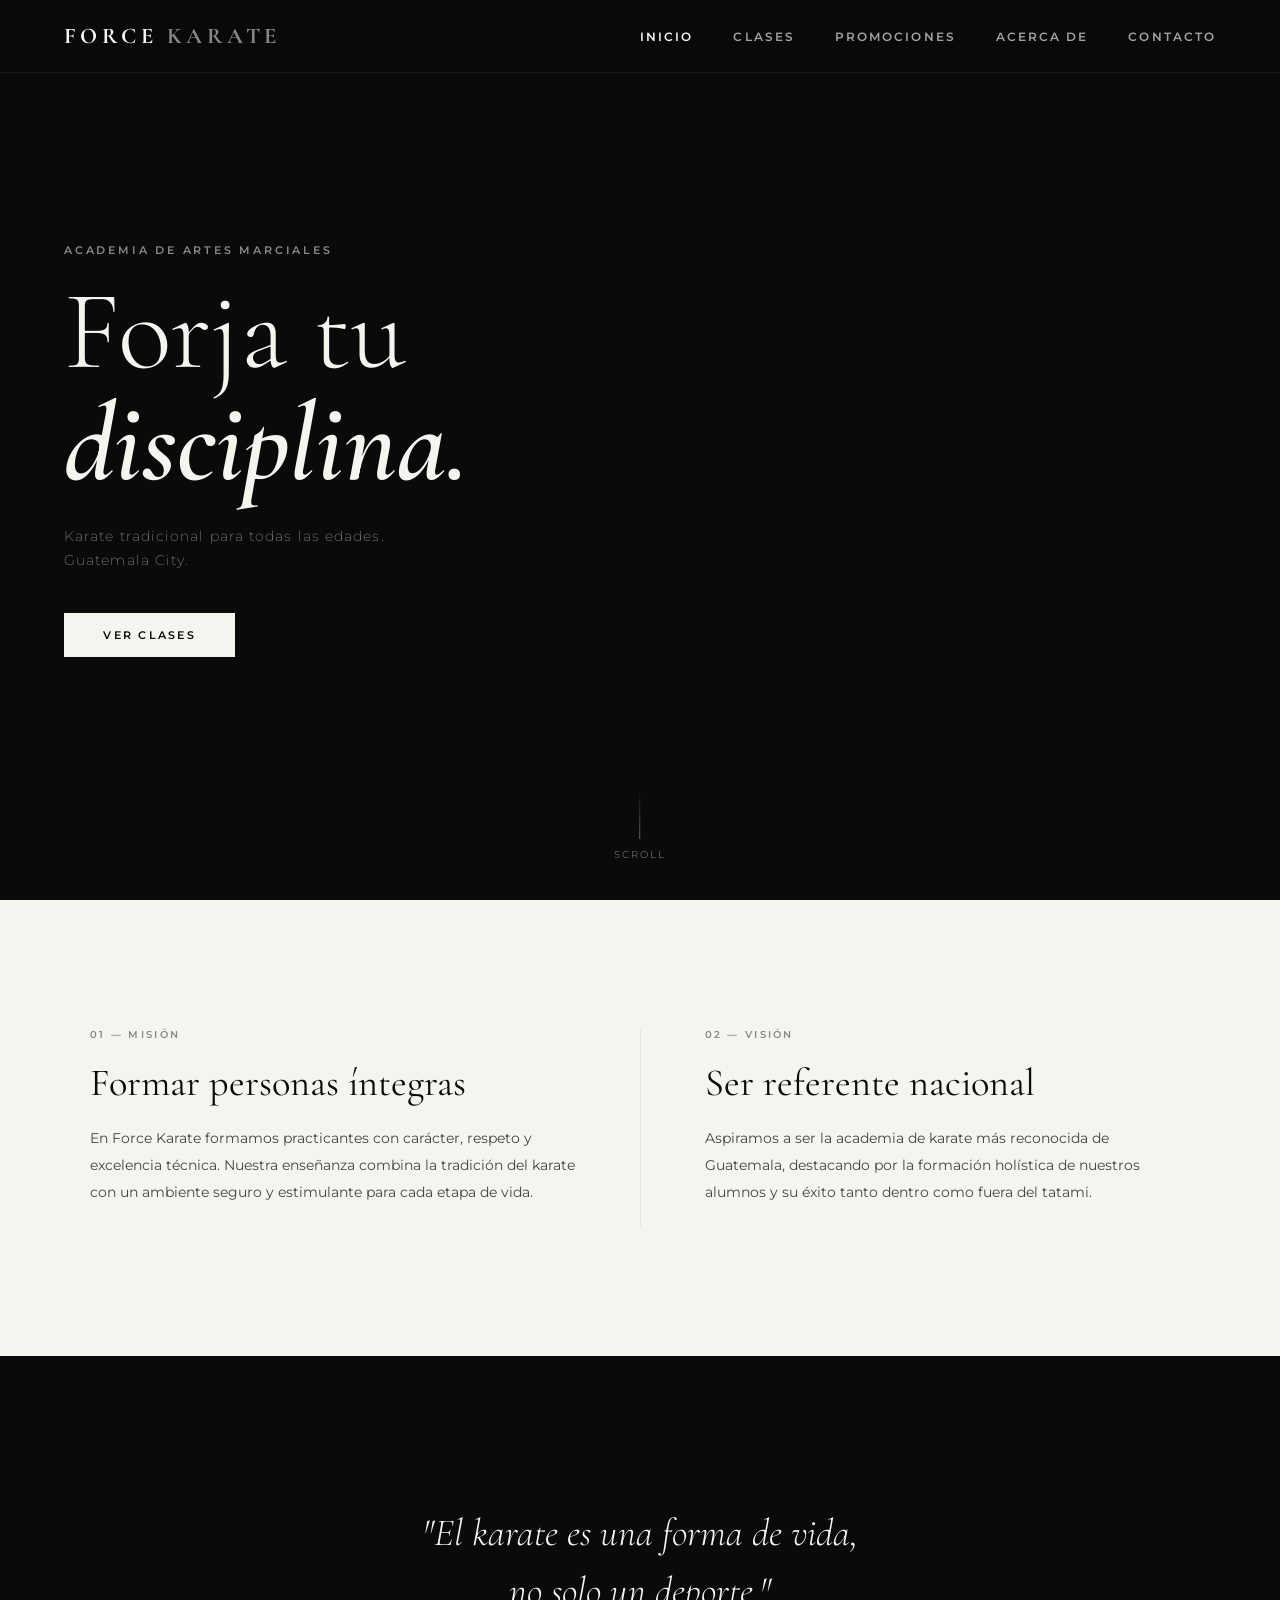
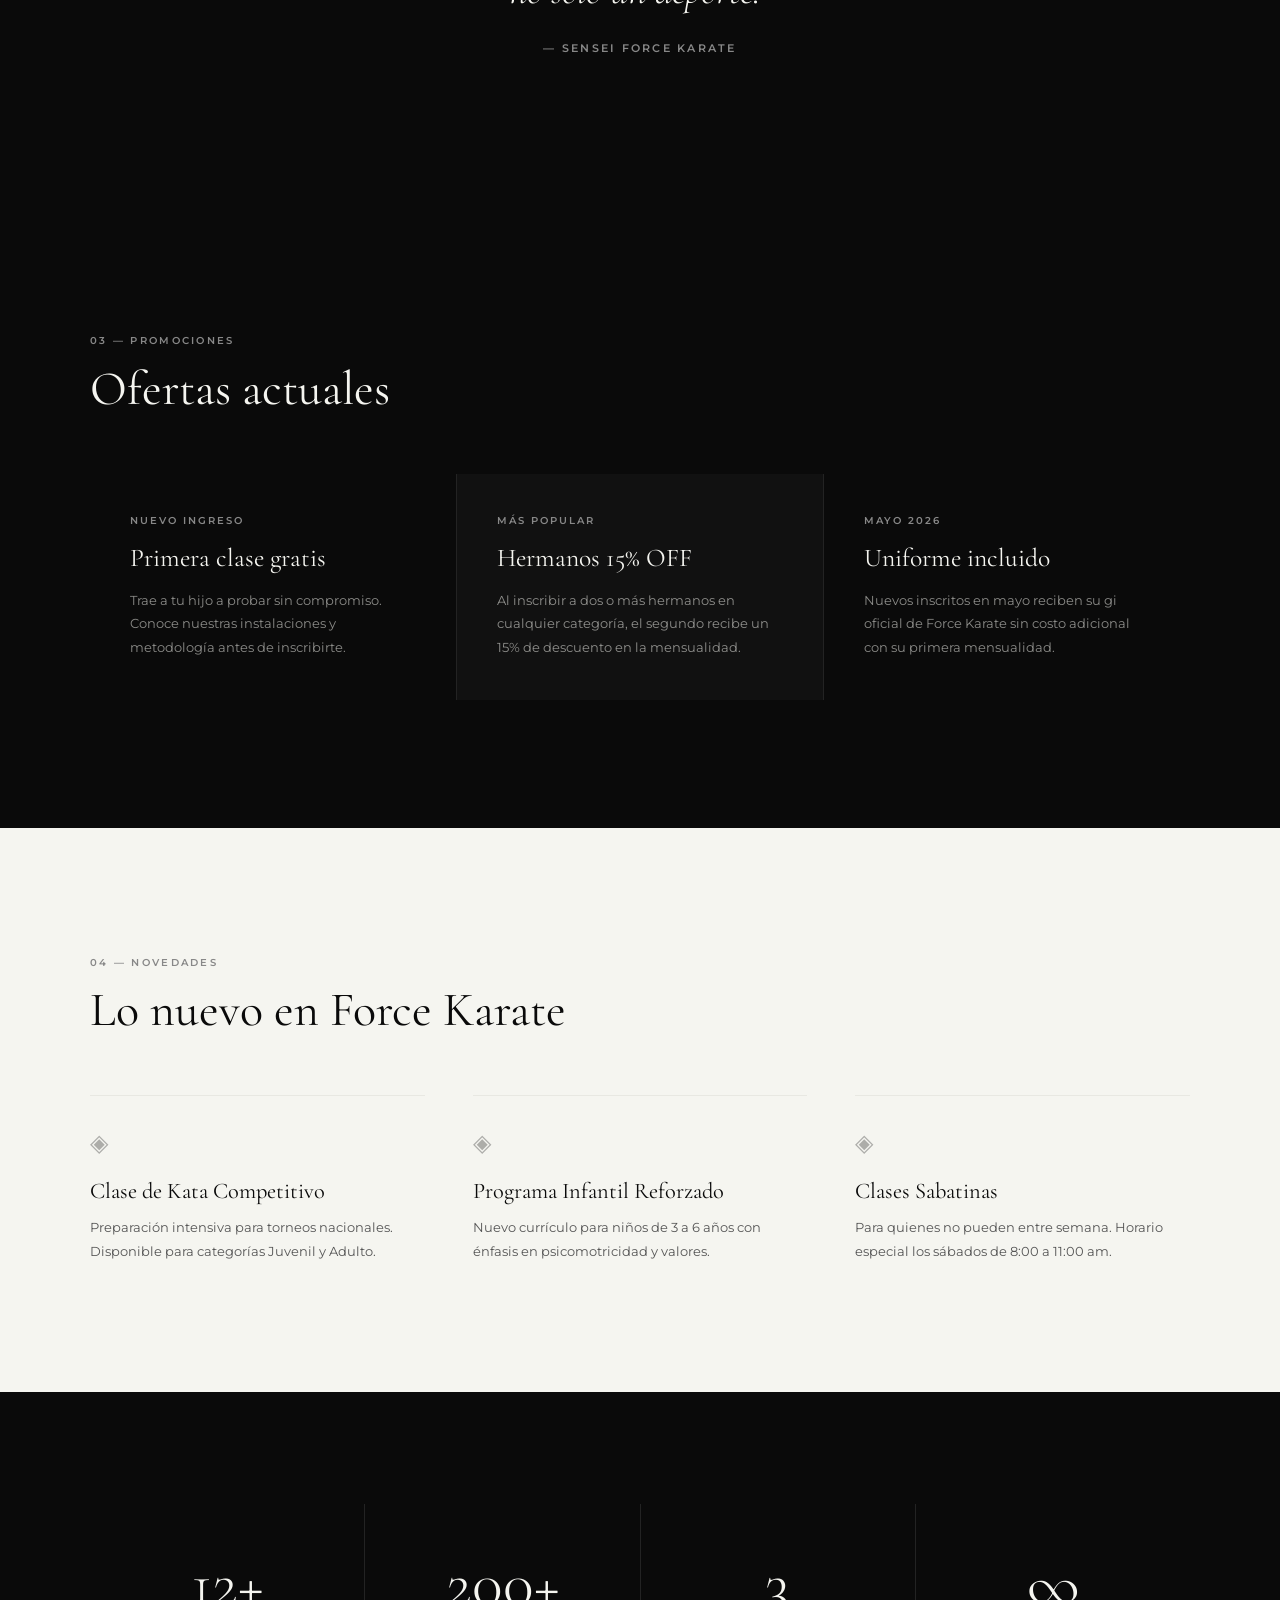
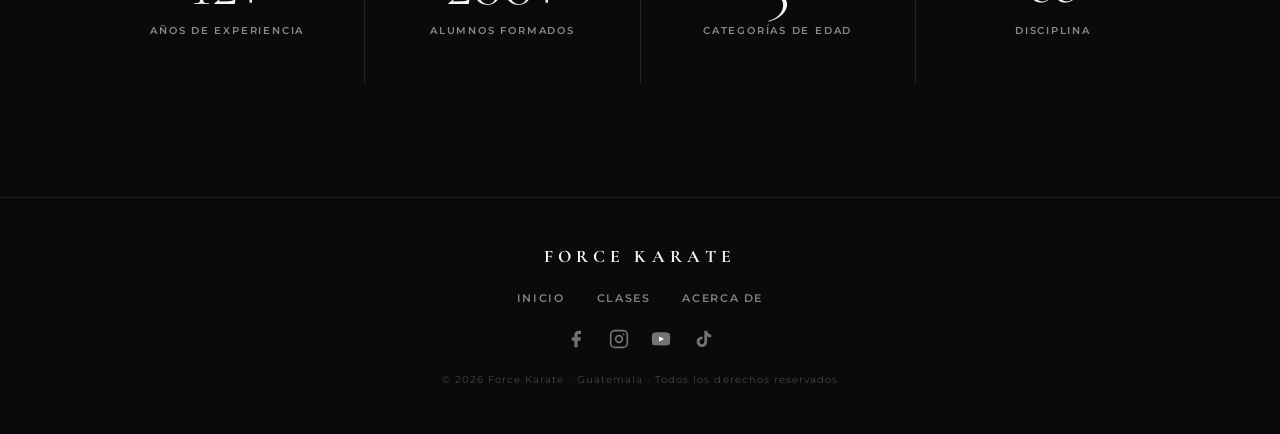
<file: index.html>
<!DOCTYPE html>
<html lang="es">
<head>
  <meta charset="UTF-8" />
  <meta name="viewport" content="width=device-width, initial-scale=1.0" />
  <title>Force Karate | Inicio</title>
  <link rel="stylesheet" href="css/index_319024019028.css" />
  <link href="https://fonts.googleapis.com/css2?family=Cormorant+Garamond:wght@300;400;600;700&family=Montserrat:wght@200;400;600&display=swap" rel="stylesheet" />
</head>
<body>
  <nav class="nav-319024019028">
    <div class="nav-logo-319024019028">FORCE <span>KARATE</span></div>
    <ul class="nav-links-319024019028">
      <li><a href="index.html" class="active-319024019028">Inicio</a></li>
      <li><a href="productos_319024019028.html">Clases</a></li>
      <li><a href="examen_final_Oscar.html">Promociones</a></li>
      <li><a href="acerca_319024019028.html">Acerca de</a></li>
      <li><a href="contacto_319024019028.html">Contacto</a></li>
    </ul>
    <button class="nav-toggle-319024019028" aria-label="Menú">&#9776;</button>
  </nav>
  <section class="hero-319024019028">
    <div class="hero-bg-319024019028"></div>
    <div class="hero-content-319024019028">
      <p class="hero-kicker-319024019028">Academia de Artes Marciales</p>
      <h1 class="hero-title-319024019028">Forja tu<br/><em>disciplina.</em></h1>
      <p class="hero-sub-319024019028">Karate tradicional para todas las edades.<br/>Guatemala City.</p>
      <a href="productos_319024019028.html" class="btn-319024019028">Ver Clases</a>
    </div>
    <div class="hero-scroll-319024019028">
      <span></span>
      <p>Scroll</p>
    </div>
  </section>
  <section class="mv-section-319024019028">
    <div class="mv-grid-319024019028">
      <div class="mv-card-319024019028">
        <span class="mv-label-319024019028">01 — Misión</span>
        <h2>Formar personas íntegras</h2>
        <p>En Force Karate formamos practicantes con carácter, respeto y excelencia técnica. Nuestra enseñanza combina la tradición del karate con un ambiente seguro y estimulante para cada etapa de vida.</p>
      </div>
      <div class="mv-divider-319024019028"></div>
      <div class="mv-card-319024019028">
        <span class="mv-label-319024019028">02 — Visión</span>
        <h2>Ser referente nacional</h2>
        <p>Aspiramos a ser la academia de karate más reconocida de Guatemala, destacando por la formación holística de nuestros alumnos y su éxito tanto dentro como fuera del tatami.</p>
      </div>
    </div>
  </section>
  <section class="parallax-quote-319024019028">
    <div class="parallax-quote-bg-319024019028"></div>
    <blockquote class="parallax-quote-text-319024019028">
      "El karate es una forma de vida,<br/>no solo un deporte."
      <cite>— Sensei Force Karate</cite>
    </blockquote>
  </section>
  <section class="promo-section-319024019028">
    <div class="section-header-319024019028">
      <span class="section-label-319024019028">03 — Promociones</span>
      <h2>Ofertas actuales</h2>
    </div>
    <div class="promo-grid-319024019028">
      <div class="promo-card-319024019028">
        <div class="promo-tag-319024019028">Nuevo ingreso</div>
        <h3>Primera clase gratis</h3>
        <p>Trae a tu hijo a probar sin compromiso. Conoce nuestras instalaciones y metodología antes de inscribirte.</p>
      </div>
      <div class="promo-card-319024019028 featured-319024019028">
        <div class="promo-tag-319024019028">Más popular</div>
        <h3>Hermanos 15% OFF</h3>
        <p>Al inscribir a dos o más hermanos en cualquier categoría, el segundo recibe un 15% de descuento en la mensualidad.</p>
      </div>
      <div class="promo-card-319024019028">
        <div class="promo-tag-319024019028">Mayo 2026</div>
        <h3>Uniforme incluido</h3>
        <p>Nuevos inscritos en mayo reciben su gi oficial de Force Karate sin costo adicional con su primera mensualidad.</p>
      </div>
    </div>
  </section>
  <section class="nuevos-section-319024019028">
    <div class="section-header-319024019028">
      <span class="section-label-319024019028">04 — Novedades</span>
      <h2>Lo nuevo en Force Karate</h2>
    </div>
    <div class="nuevos-grid-319024019028">
      <div class="nuevo-item-319024019028">
        <div class="nuevo-icon-319024019028">◈</div>
        <h3>Clase de Kata Competitivo</h3>
        <p>Preparación intensiva para torneos nacionales. Disponible para categorías Juvenil y Adulto.</p>
      </div>
      <div class="nuevo-item-319024019028">
        <div class="nuevo-icon-319024019028">◈</div>
        <h3>Programa Infantil Reforzado</h3>
        <p>Nuevo currículo para niños de 3 a 6 años con énfasis en psicomotricidad y valores.</p>
      </div>
      <div class="nuevo-item-319024019028">
        <div class="nuevo-icon-319024019028">◈</div>
        <h3>Clases Sabatinas</h3>
        <p>Para quienes no pueden entre semana. Horario especial los sábados de 8:00 a 11:00 am.</p>
      </div>
    </div>
  </section>
  <section class="stats-section-319024019028">
    <div class="stats-bg-319024019028"></div>
    <div class="stats-grid-319024019028">
      <div class="stat-319024019028">
        <span class="stat-num-319024019028">12+</span>
        <span class="stat-label-319024019028">Años de experiencia</span>
      </div>
      <div class="stat-319024019028">
        <span class="stat-num-319024019028">200+</span>
        <span class="stat-label-319024019028">Alumnos formados</span>
      </div>
      <div class="stat-319024019028">
        <span class="stat-num-319024019028">3</span>
        <span class="stat-label-319024019028">Categorías de edad</span>
      </div>
      <div class="stat-319024019028">
        <span class="stat-num-319024019028">∞</span>
        <span class="stat-label-319024019028">Disciplina</span>
      </div>
    </div>
  </section>
  <footer class="footer-319024019028">
    <div class="footer-brand-319024019028">FORCE KARATE</div>
    <div class="footer-links-319024019028">
      <a href="index.html">Inicio</a>
      <a href="productos_319024019028.html">Clases</a>
      <a href="acerca_319024019028.html">Acerca de</a>
    </div>
    <div class="footer-social-319024019028">
      <a href="https://www.facebook.com" target="_blank" aria-label="Facebook" title="Facebook">
        <svg viewBox="0 0 24 24" fill="currentColor" width="20" height="20"><path d="M18 2h-3a5 5 0 0 0-5 5v3H7v4h3v8h4v-8h3l1-4h-4V7a1 1 0 0 1 1-1h3z"/></svg>
      </a>
      <a href="https://www.instagram.com" target="_blank" aria-label="Instagram" title="Instagram">
        <svg viewBox="0 0 24 24" fill="none" stroke="currentColor" stroke-width="2" width="20" height="20"><rect x="2" y="2" width="20" height="20" rx="5"/><circle cx="12" cy="12" r="4"/><circle cx="17.5" cy="6.5" r="1" fill="currentColor" stroke="none"/></svg>
      </a>
      <a href="https://www.youtube.com" target="_blank" aria-label="YouTube" title="YouTube">
        <svg viewBox="0 0 24 24" fill="currentColor" width="20" height="20"><path d="M22.54 6.42a2.78 2.78 0 0 0-1.95-1.97C18.88 4 12 4 12 4s-6.88 0-8.59.45A2.78 2.78 0 0 0 1.46 6.42 29 29 0 0 0 1 12a29 29 0 0 0 .46 5.58 2.78 2.78 0 0 0 1.95 1.97C5.12 20 12 20 12 20s6.88 0 8.59-.45a2.78 2.78 0 0 0 1.95-1.97A29 29 0 0 0 23 12a29 29 0 0 0-.46-5.58z"/><polygon points="9.75 15.02 15.5 12 9.75 8.98 9.75 15.02" fill="white"/></svg>
      </a>
      <a href="https://www.tiktok.com" target="_blank" aria-label="TikTok" title="TikTok">
        <svg viewBox="0 0 24 24" fill="currentColor" width="20" height="20"><path d="M19.59 6.69a4.83 4.83 0 0 1-3.77-4.25V2h-3.45v13.67a2.89 2.89 0 0 1-2.88 2.5 2.89 2.89 0 0 1-2.89-2.89 2.89 2.89 0 0 1 2.89-2.89c.28 0 .54.04.79.1V9.01a6.33 6.33 0 0 0-.79-.05 6.34 6.34 0 0 0-6.34 6.34 6.34 6.34 0 0 0 6.34 6.34 6.34 6.34 0 0 0 6.33-6.34V8.69a8.18 8.18 0 0 0 4.79 1.53V6.77a4.85 4.85 0 0 1-1.02-.08z"/></svg>
      </a>
    </div>
    <p class="footer-copy-319024019028">&copy; 2026 Force Karate · Guatemala · Todos los derechos reservados</p>
  </footer>
  <script>
    const toggle = document.querySelector('.nav-toggle-319024019028');
    const links = document.querySelector('.nav-links-319024019028');
    toggle.addEventListener('click', () => links.classList.toggle('open-319024019028'));

    // Parallax scroll
    window.addEventListener('scroll', () => {
      const y = window.scrollY;
      const heroBg = document.querySelector('.hero-bg-319024019028');
      const quoteBg = document.querySelector('.parallax-quote-bg-319024019028');
      const statsBg = document.querySelector('.stats-bg-319024019028');
      if (heroBg) heroBg.style.transform = `translateY(${y * 0.4}px)`;
      if (quoteBg) {
        const quoteSection = document.querySelector('.parallax-quote-319024019028');
        const offset = quoteSection.getBoundingClientRect().top + y;
        quoteBg.style.transform = `translateY(${(y - offset) * 0.3}px)`;
      }
      if (statsBg) {
        const statsSection = document.querySelector('.stats-section-319024019028');
        const offset = statsSection.getBoundingClientRect().top + y;
        statsBg.style.transform = `translateY(${(y - offset) * 0.3}px)`;
      }
    });
  </script>
</body>
</html>
</file>
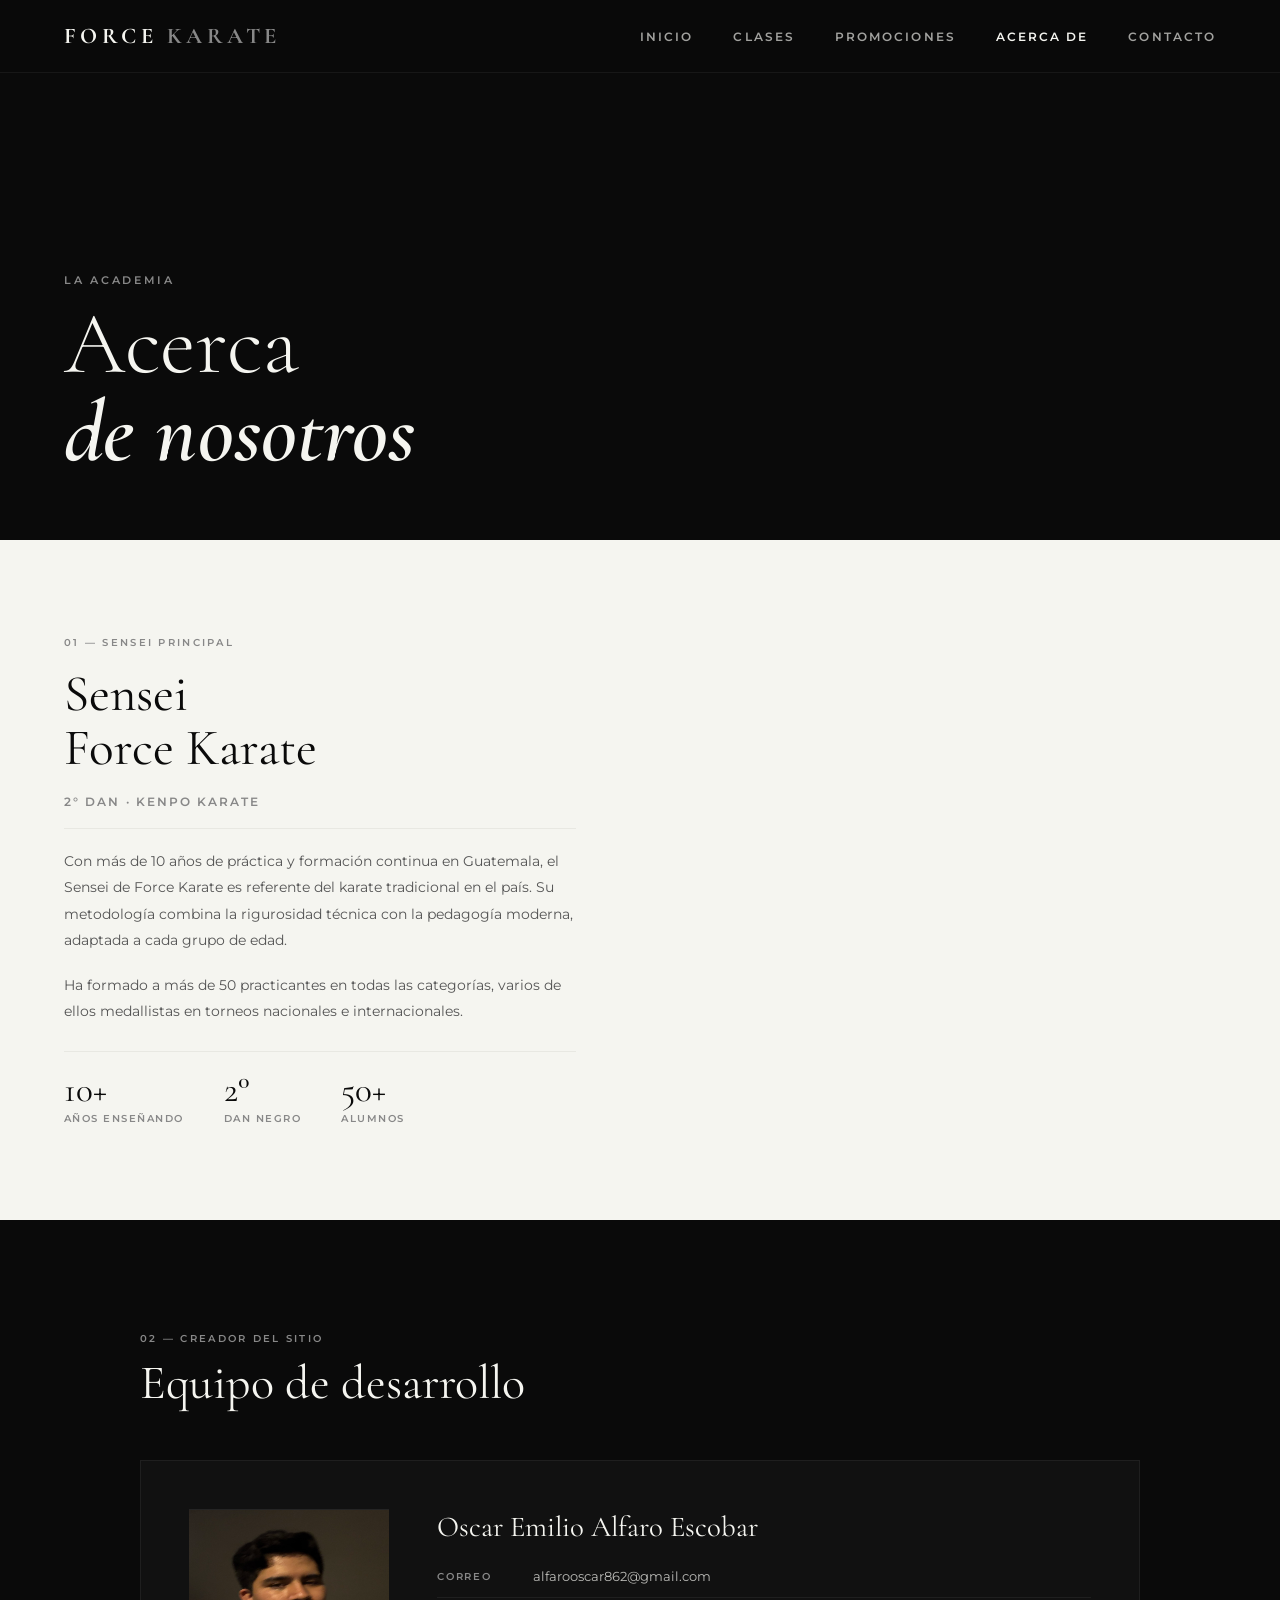
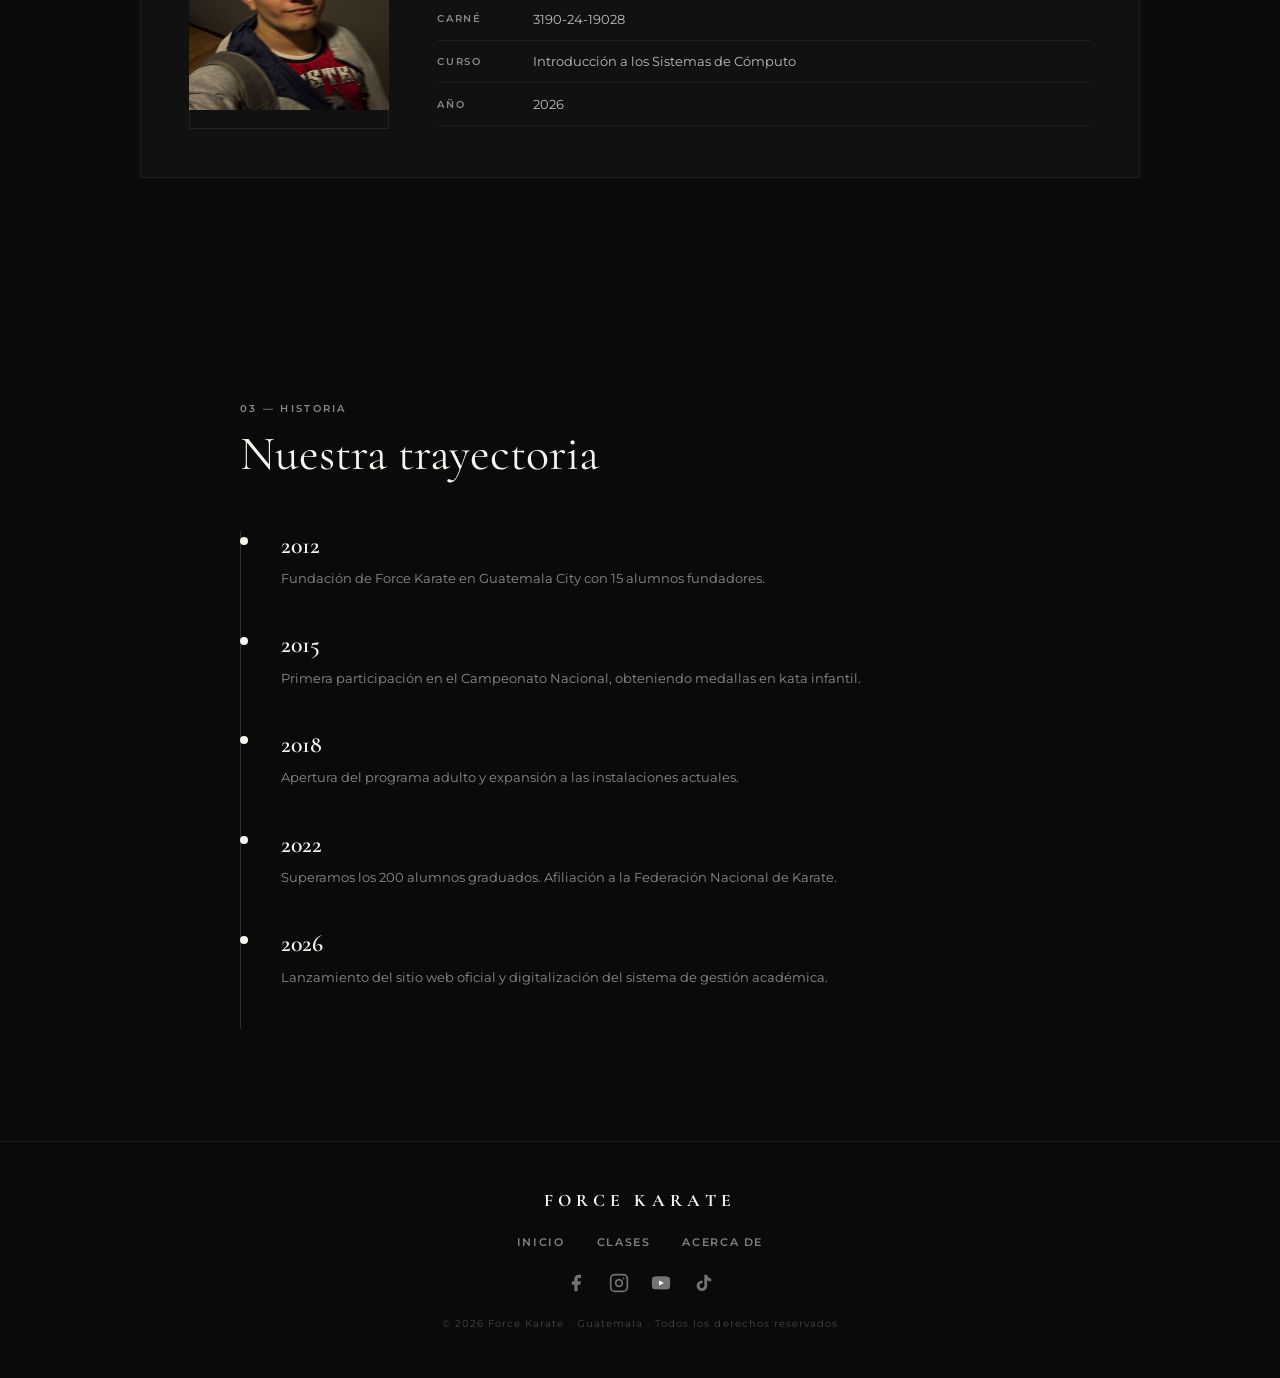
<file: acerca_319024019028.html>
<!DOCTYPE html>
<html lang="es">
<head>
  <meta charset="UTF-8" />
  <meta name="viewport" content="width=device-width, initial-scale=1.0" />
  <title>Force Karate | Acerca de</title>
  <link rel="stylesheet" href="css/acerca_319024019028.css" />
  <link href="https://fonts.googleapis.com/css2?family=Cormorant+Garamond:wght@300;400;600;700&family=Montserrat:wght@200;400;600&display=swap" rel="stylesheet" />
</head>
<body>
  <nav class="nav-319024019028">
    <div class="nav-logo-319024019028">FORCE <span>KARATE</span></div>
    <ul class="nav-links-319024019028">
      <li><a href="index.html">Inicio</a></li>
      <li><a href="productos_319024019028.html">Clases</a></li>
      <li><a href="examen_final_Oscar.html">Promociones</a></li>
      <li><a href="acerca_319024019028.html" class="active-319024019028">Acerca de</a></li>
      <li><a href="contacto_319024019028.html">Contacto</a></li>
    </ul>
    <button class="nav-toggle-319024019028" aria-label="Menú">&#9776;</button>
  </nav>
  <section class="page-hero-319024019028">
    <div class="page-hero-bg-319024019028"></div>
    <div class="page-hero-content-319024019028">
      <span class="page-hero-kicker-319024019028">La academia</span>
      <h1 class="page-hero-title-319024019028">Acerca<br/><em>de nosotros</em></h1>
    </div>
  </section>
  <section class="sensei-section-319024019028">
    <div class="sensei-inner-319024019028">
      <div class="sensei-text-319024019028">
        <span class="section-label-319024019028">01 — Sensei Principal</span>
        <h2 class="sensei-name-319024019028">Sensei<br/>Force Karate</h2>
        <p class="sensei-rank-319024019028">2° Dan · Kenpo Karate</p>
        <p class="sensei-bio-319024019028">Con más de 10 años de práctica y formación continua en Guatemala, el Sensei de Force Karate es referente del karate tradicional en el país. Su metodología combina la rigurosidad técnica con la pedagogía moderna, adaptada a cada grupo de edad.</p>
        <p class="sensei-bio-319024019028">Ha formado a más de 50 practicantes en todas las categorías, varios de ellos medallistas en torneos nacionales e internacionales.</p>
        <div class="sensei-stats-319024019028">
          <div class="s-stat-319024019028"><span>10+</span><p>Años enseñando</p></div>
          <div class="s-stat-319024019028"><span>2°</span><p>Dan negro</p></div>
          <div class="s-stat-319024019028"><span>50+</span><p>Alumnos</p></div>
        </div>
      </div>
      <div class="sensei-visual-319024019028"></div>
    </div>
  </section>
  <section class="creador-section-319024019028">
    <div class="section-header-319024019028">
      <span class="section-label-319024019028">02 — Creador del Sitio</span>
      <h2>Equipo de desarrollo</h2>
    </div>
    <div class="creador-grid-319024019028">
      <div class="creador-card-319024019028">
        <div class="creador-photo-319024019028">
          <div class="creador-initials-319024019028"><img src="./35E2FACC-FC5F-45BF-861B-B99484D568D6_1_105_c.jpeg" width="200px" height="200px" alt=""></div>
        </div>
        <div class="creador-info-319024019028">
          <h3 class="creador-name-319024019028">Oscar Emilio Alfaro Escobar</h3>
          <div class="creador-details-319024019028">
            <div class="creador-row-319024019028">
              <span class="detail-label-319024019028">Correo</span>
              <span class="detail-val-319024019028">alfarooscar862@gmail.com</span>
            </div>
            <div class="creador-row-319024019028">
              <span class="detail-label-319024019028">Carné</span>
              <span class="detail-val-319024019028">3190-24-19028</span>
            </div>
            <div class="creador-row-319024019028">
              <span class="detail-label-319024019028">Curso</span>
              <span class="detail-val-319024019028">Introducción a los Sistemas de Cómputo</span>
            </div>
            <div class="creador-row-319024019028">
              <span class="detail-label-319024019028">Año</span>
              <span class="detail-val-319024019028">2026</span>
            </div>
          </div>
        </div>
      </div>
    </div>
  </section>
  <section class="historia-section-319024019028">
    <div class="historia-bg-319024019028"></div>
    <div class="historia-content-319024019028">
      <span class="section-label-319024019028" style="color: var(--gray-319024019028);">03 — Historia</span>
      <h2>Nuestra trayectoria</h2>
      <div class="timeline-319024019028">
        <div class="tl-item-319024019028">
          <span class="tl-year-319024019028">2012</span>
          <p class="tl-desc-319024019028">Fundación de Force Karate en Guatemala City con 15 alumnos fundadores.</p>
        </div>
        <div class="tl-item-319024019028">
          <span class="tl-year-319024019028">2015</span>
          <p class="tl-desc-319024019028">Primera participación en el Campeonato Nacional, obteniendo medallas en kata infantil.</p>
        </div>
        <div class="tl-item-319024019028">
          <span class="tl-year-319024019028">2018</span>
          <p class="tl-desc-319024019028">Apertura del programa adulto y expansión a las instalaciones actuales.</p>
        </div>
        <div class="tl-item-319024019028">
          <span class="tl-year-319024019028">2022</span>
          <p class="tl-desc-319024019028">Superamos los 200 alumnos graduados. Afiliación a la Federación Nacional de Karate.</p>
        </div>
        <div class="tl-item-319024019028">
          <span class="tl-year-319024019028">2026</span>
          <p class="tl-desc-319024019028">Lanzamiento del sitio web oficial y digitalización del sistema de gestión académica.</p>
        </div>
      </div>
    </div>
  </section>
  <footer class="footer-319024019028">
    <div class="footer-brand-319024019028">FORCE KARATE</div>
    <div class="footer-links-319024019028">
      <a href="index.html">Inicio</a>
      <a href="productos_319024019028.html">Clases</a>
      <a href="acerca_319024019028.html">Acerca de</a>
    </div>
    <div class="footer-social-319024019028">
      <a href="https://www.facebook.com" target="_blank" aria-label="Facebook">
        <svg viewBox="0 0 24 24" fill="currentColor" width="20" height="20"><path d="M18 2h-3a5 5 0 0 0-5 5v3H7v4h3v8h4v-8h3l1-4h-4V7a1 1 0 0 1 1-1h3z"/></svg>
      </a>
      <a href="https://www.instagram.com" target="_blank" aria-label="Instagram">
        <svg viewBox="0 0 24 24" fill="none" stroke="currentColor" stroke-width="2" width="20" height="20"><rect x="2" y="2" width="20" height="20" rx="5"/><circle cx="12" cy="12" r="4"/><circle cx="17.5" cy="6.5" r="1" fill="currentColor" stroke="none"/></svg>
      </a>
      <a href="https://www.youtube.com" target="_blank" aria-label="YouTube">
        <svg viewBox="0 0 24 24" fill="currentColor" width="20" height="20"><path d="M22.54 6.42a2.78 2.78 0 0 0-1.95-1.97C18.88 4 12 4 12 4s-6.88 0-8.59.45A2.78 2.78 0 0 0 1.46 6.42 29 29 0 0 0 1 12a29 29 0 0 0 .46 5.58 2.78 2.78 0 0 0 1.95 1.97C5.12 20 12 20 12 20s6.88 0 8.59-.45a2.78 2.78 0 0 0 1.95-1.97A29 29 0 0 0 23 12a29 29 0 0 0-.46-5.58z"/><polygon points="9.75 15.02 15.5 12 9.75 8.98 9.75 15.02" fill="white"/></svg>
      </a>
      <a href="https://www.tiktok.com" target="_blank" aria-label="TikTok">
        <svg viewBox="0 0 24 24" fill="currentColor" width="20" height="20"><path d="M19.59 6.69a4.83 4.83 0 0 1-3.77-4.25V2h-3.45v13.67a2.89 2.89 0 0 1-2.88 2.5 2.89 2.89 0 0 1-2.89-2.89 2.89 2.89 0 0 1 2.89-2.89c.28 0 .54.04.79.1V9.01a6.33 6.33 0 0 0-.79-.05 6.34 6.34 0 0 0-6.34 6.34 6.34 6.34 0 0 0 6.34 6.34 6.34 6.34 0 0 0 6.33-6.34V8.69a8.18 8.18 0 0 0 4.79 1.53V6.77a4.85 4.85 0 0 1-1.02-.08z"/></svg>
      </a>
    </div>
    <p class="footer-copy-319024019028">&copy; 2026 Force Karate · Guatemala · Todos los derechos reservados</p>
  </footer>
  <script>
    const toggle = document.querySelector('.nav-toggle-319024019028');
    const links = document.querySelector('.nav-links-319024019028');
    toggle.addEventListener('click', () => links.classList.toggle('open-319024019028'));
    window.addEventListener('scroll', () => {
      const y = window.scrollY;
      const heroBg = document.querySelector('.page-hero-bg-319024019028');
      if (heroBg) heroBg.style.transform = `translateY(${y * 0.35}px)`;
      const histBg = document.querySelector('.historia-bg-319024019028');
      if (histBg) {
        const s = document.querySelector('.historia-section-319024019028');
        const off = s.getBoundingClientRect().top + y;
        histBg.style.transform = `translateY(${(y - off) * 0.25}px)`;
      }
    });
  </script>
</body>
</html>
</file>
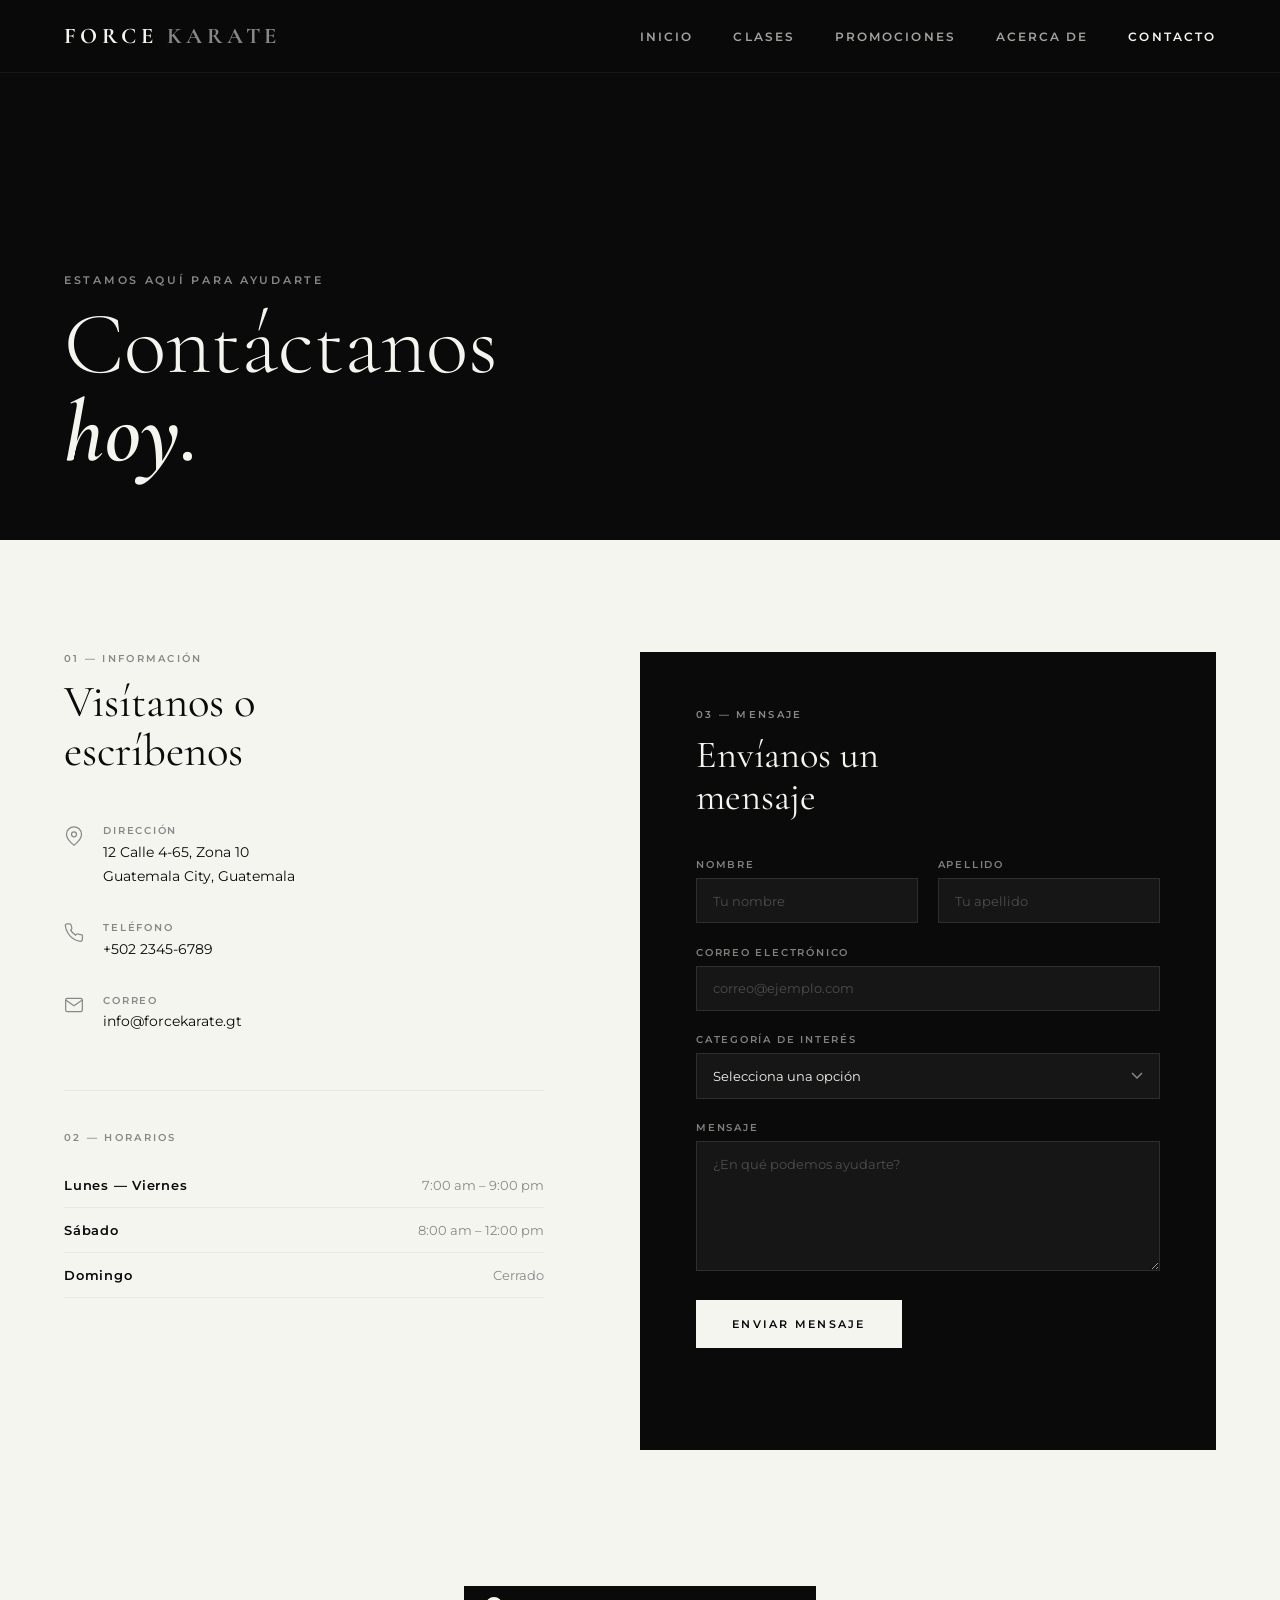
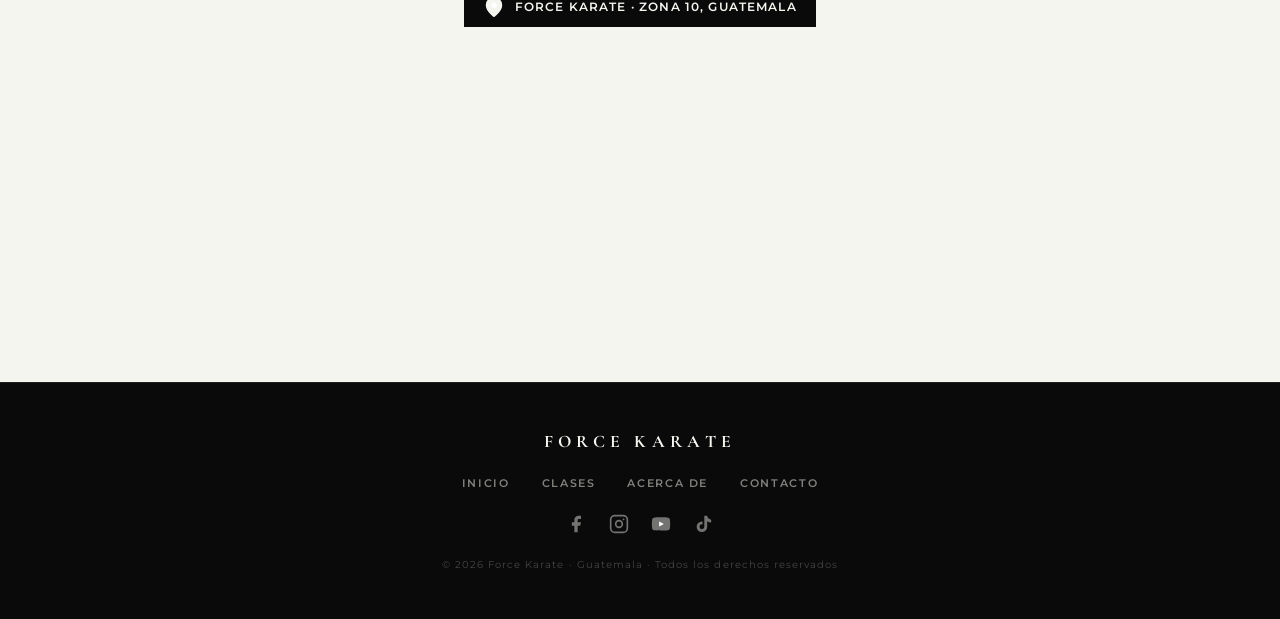
<file: contacto_319024019028.html>
<!DOCTYPE html>
<html lang="es">
<head>
  <meta charset="UTF-8" />
  <meta name="viewport" content="width=device-width, initial-scale=1.0" />
  <title>Force Karate | Contacto</title>
  <link rel="stylesheet" href="css/contacto_319024019028.css" />
  <link href="https://fonts.googleapis.com/css2?family=Cormorant+Garamond:wght@300;400;600;700&family=Montserrat:wght@200;400;600&display=swap" rel="stylesheet" />
</head>
<body>
  <nav class="nav-319024019028">
    <div class="nav-logo-319024019028">FORCE <span>KARATE</span></div>
    <ul class="nav-links-319024019028">
      <li><a href="index.html">Inicio</a></li>
      <li><a href="productos_319024019028.html">Clases</a></li>
      <li><a href="examen_final_Oscar.html">Promociones</a></li>
      <li><a href="acerca_319024019028.html">Acerca de</a></li>
      <li><a href="contacto_319024019028.html" class="active-319024019028">Contacto</a></li>
    </ul>
    <button class="nav-toggle-319024019028" aria-label="Menú">&#9776;</button>
  </nav>
  <section class="page-hero-319024019028">
    <div class="page-hero-bg-319024019028"></div>
    <div class="page-hero-content-319024019028">
      <span class="page-hero-kicker-319024019028">Estamos aquí para ayudarte</span>
      <h1 class="page-hero-title-319024019028">Contáctanos<br/><em>hoy.</em></h1>
    </div>
  </section>
  <section class="contact-main-319024019028">
    <div class="contact-grid-319024019028">
      <div class="contact-info-319024019028">
        <span class="section-label-319024019028">01 — Información</span>
        <h2 class="contact-info-title-319024019028">Visítanos o<br/>escríbenos</h2>
        <div class="info-block-319024019028">
          <div class="info-item-319024019028">
            <span class="info-icon-319024019028">
              <svg viewBox="0 0 24 24" fill="none" stroke="currentColor" stroke-width="1.5" width="20" height="20"><path d="M21 10c0 7-9 13-9 13s-9-6-9-13a9 9 0 0 1 18 0z"/><circle cx="12" cy="10" r="3"/></svg>
            </span>
            <div>
              <p class="info-label-319024019028">Dirección</p>
              <p class="info-value-319024019028">12 Calle 4-65, Zona 10<br/>Guatemala City, Guatemala</p>
            </div>
          </div>
          <div class="info-item-319024019028">
            <span class="info-icon-319024019028">
              <svg viewBox="0 0 24 24" fill="none" stroke="currentColor" stroke-width="1.5" width="20" height="20"><path d="M22 16.92v3a2 2 0 0 1-2.18 2 19.79 19.79 0 0 1-8.63-3.07A19.5 19.5 0 0 1 4.69 12a19.79 19.79 0 0 1-3.07-8.67A2 2 0 0 1 3.6 1h3a2 2 0 0 1 2 1.72c.127.96.361 1.903.7 2.81a2 2 0 0 1-.45 2.11L7.91 8.6a16 16 0 0 0 6 6l.96-.91a2 2 0 0 1 2.11-.45c.907.339 1.85.573 2.81.7A2 2 0 0 1 22 16.92z"/></svg>
            </span>
            <div>
              <p class="info-label-319024019028">Teléfono</p>
              <p class="info-value-319024019028">+502 2345-6789</p>
            </div>
          </div>
          <div class="info-item-319024019028">
            <span class="info-icon-319024019028">
              <svg viewBox="0 0 24 24" fill="none" stroke="currentColor" stroke-width="1.5" width="20" height="20"><path d="M4 4h16c1.1 0 2 .9 2 2v12c0 1.1-.9 2-2 2H4c-1.1 0-2-.9-2-2V6c0-1.1.9-2 2-2z"/><polyline points="22,6 12,13 2,6"/></svg>
            </span>
            <div>
              <p class="info-label-319024019028">Correo</p>
              <p class="info-value-319024019028">info@forcekarate.gt</p>
            </div>
          </div>
        </div>
        <div class="horarios-319024019028">
          <span class="section-label-319024019028">02 — Horarios</span>
          <div class="horario-table-319024019028">
            <div class="horario-row-319024019028">
              <span class="horario-dia-319024019028">Lunes — Viernes</span>
              <span class="horario-hora-319024019028">7:00 am – 9:00 pm</span>
            </div>
            <div class="horario-row-319024019028">
              <span class="horario-dia-319024019028">Sábado</span>
              <span class="horario-hora-319024019028">8:00 am – 12:00 pm</span>
            </div>
            <div class="horario-row-319024019028">
              <span class="horario-dia-319024019028">Domingo</span>
              <span class="horario-hora-319024019028">Cerrado</span>
            </div>
          </div>
        </div>
      </div>
      <div class="contact-form-wrap-319024019028">
        <span class="section-label-319024019028">03 — Mensaje</span>
        <h2 class="form-title-319024019028">Envíanos un<br/>mensaje</h2>
        <div class="form-319024019028">
          <div class="form-row-319024019028">
            <div class="form-group-319024019028">
              <label class="form-label-319024019028" for="nombre">Nombre</label>
              <input class="form-input-319024019028" type="text" id="nombre" placeholder="Tu nombre" />
            </div>
            <div class="form-group-319024019028">
              <label class="form-label-319024019028" for="apellido">Apellido</label>
              <input class="form-input-319024019028" type="text" id="apellido" placeholder="Tu apellido" />
            </div>
          </div>
          <div class="form-group-319024019028">
            <label class="form-label-319024019028" for="email">Correo electrónico</label>
            <input class="form-input-319024019028" type="email" id="email" placeholder="correo@ejemplo.com" />
          </div>
          <div class="form-group-319024019028">
            <label class="form-label-319024019028" for="categoria">Categoría de interés</label>
            <select class="form-input-319024019028 form-select-319024019028" id="categoria">
              <option value="" disabled selected>Selecciona una opción</option>
              <option>Infantil (3–6 años)</option>
              <option>Juvenil Menor (7–9 años)</option>
              <option>Juvenil Mayor (10–12 años)</option>
              <option>Adulto (13+ años)</option>
              <option>Clases privadas</option>
              <option>Información general</option>
            </select>
          </div>
          <div class="form-group-319024019028">
            <label class="form-label-319024019028" for="mensaje">Mensaje</label>
            <textarea class="form-input-319024019028 form-textarea-319024019028" id="mensaje" placeholder="¿En qué podemos ayudarte?"></textarea>
          </div>
          <button class="form-btn-319024019028" type="button" onclick="handleSubmit319024019028()">Enviar mensaje</button>
          <p class="form-confirm-319024019028" id="confirm-319024019028"></p>
        </div>
      </div>
    </div>
  </section>
  <section class="mapa-section-319024019028">
    <div class="mapa-overlay-319024019028">
      <div class="mapa-badge-319024019028">
        <svg viewBox="0 0 24 24" fill="currentColor" width="22" height="22"><path d="M21 10c0 7-9 13-9 13s-9-6-9-13a9 9 0 0 1 18 0z"/><circle cx="12" cy="10" r="3" fill="white"/></svg>
        <span>Force Karate · Zona 10, Guatemala</span>
      </div>
    </div>
    <iframe
      class="mapa-frame-319024019028"
      src="https://www.google.com/maps/embed?pb=!1m18!1m12!1m3!1d15445.710674745703!2d-90.52342!3d14.60219!2m3!1f0!2f0!3f0!3m2!1i1024!2i768!4f13.1!3m3!1m2!1s0x8589a2f6ec6c5e4b%3A0x4001ae04c5a0e40!2sZona%2010%2C%20Ciudad%20de%20Guatemala!5e0!3m2!1ses!2sgt!4v1685000000000"
      allowfullscreen=""
      loading="lazy"
      referrerpolicy="no-referrer-when-downgrade"
      title="Ubicación Force Karate">
    </iframe>
  </section>
  <footer class="footer-319024019028">
    <div class="footer-brand-319024019028">FORCE KARATE</div>
    <div class="footer-links-319024019028">
      <a href="index.html">Inicio</a>
      <a href="productos_319024019028.html">Clases</a>
      <a href="acerca_319024019028.html">Acerca de</a>
      <a href="contacto_319024019028.html">Contacto</a>
    </div>
    <div class="footer-social-319024019028">
      <a href="https://www.facebook.com" target="_blank" aria-label="Facebook">
        <svg viewBox="0 0 24 24" fill="currentColor" width="20" height="20"><path d="M18 2h-3a5 5 0 0 0-5 5v3H7v4h3v8h4v-8h3l1-4h-4V7a1 1 0 0 1 1-1h3z"/></svg>
      </a>
      <a href="https://www.instagram.com" target="_blank" aria-label="Instagram">
        <svg viewBox="0 0 24 24" fill="none" stroke="currentColor" stroke-width="2" width="20" height="20"><rect x="2" y="2" width="20" height="20" rx="5"/><circle cx="12" cy="12" r="4"/><circle cx="17.5" cy="6.5" r="1" fill="currentColor" stroke="none"/></svg>
      </a>
      <a href="https://www.youtube.com" target="_blank" aria-label="YouTube">
        <svg viewBox="0 0 24 24" fill="currentColor" width="20" height="20"><path d="M22.54 6.42a2.78 2.78 0 0 0-1.95-1.97C18.88 4 12 4 12 4s-6.88 0-8.59.45A2.78 2.78 0 0 0 1.46 6.42 29 29 0 0 0 1 12a29 29 0 0 0 .46 5.58 2.78 2.78 0 0 0 1.95 1.97C5.12 20 12 20 12 20s6.88 0 8.59-.45a2.78 2.78 0 0 0 1.95-1.97A29 29 0 0 0 23 12a29 29 0 0 0-.46-5.58z"/><polygon points="9.75 15.02 15.5 12 9.75 8.98 9.75 15.02" fill="white"/></svg>
      </a>
      <a href="https://www.tiktok.com" target="_blank" aria-label="TikTok">
        <svg viewBox="0 0 24 24" fill="currentColor" width="20" height="20"><path d="M19.59 6.69a4.83 4.83 0 0 1-3.77-4.25V2h-3.45v13.67a2.89 2.89 0 0 1-2.88 2.5 2.89 2.89 0 0 1-2.89-2.89 2.89 2.89 0 0 1 2.89-2.89c.28 0 .54.04.79.1V9.01a6.33 6.33 0 0 0-.79-.05 6.34 6.34 0 0 0-6.34 6.34 6.34 6.34 0 0 0 6.34 6.34 6.34 6.34 0 0 0 6.33-6.34V8.69a8.18 8.18 0 0 0 4.79 1.53V6.77a4.85 4.85 0 0 1-1.02-.08z"/></svg>
      </a>
    </div>
    <p class="footer-copy-319024019028">&copy; 2026 Force Karate · Guatemala · Todos los derechos reservados</p>
  </footer>
  <script>
    const toggle = document.querySelector('.nav-toggle-319024019028');
    const links = document.querySelector('.nav-links-319024019028');
    toggle.addEventListener('click', () => links.classList.toggle('open-319024019028'));
    window.addEventListener('scroll', () => {
      const y = window.scrollY;
      const heroBg = document.querySelector('.page-hero-bg-319024019028');
      if (heroBg) heroBg.style.transform = `translateY(${y * 0.35}px)`;
    });
    function handleSubmit319024019028() {
      const nombre = document.getElementById('nombre').value.trim();
      const email = document.getElementById('email').value.trim();
      const confirm = document.getElementById('confirm-319024019028');
      if (!nombre || !email) {
        confirm.textContent = 'Por favor completa al menos tu nombre y correo.';
        confirm.style.color = '#c00';
        return;
      }
      confirm.textContent = '¡Mensaje enviado! Nos pondremos en contacto contigo pronto.';
      confirm.style.color = '#2a7a2a';
    }
  </script>
</body>
</html>
</file>
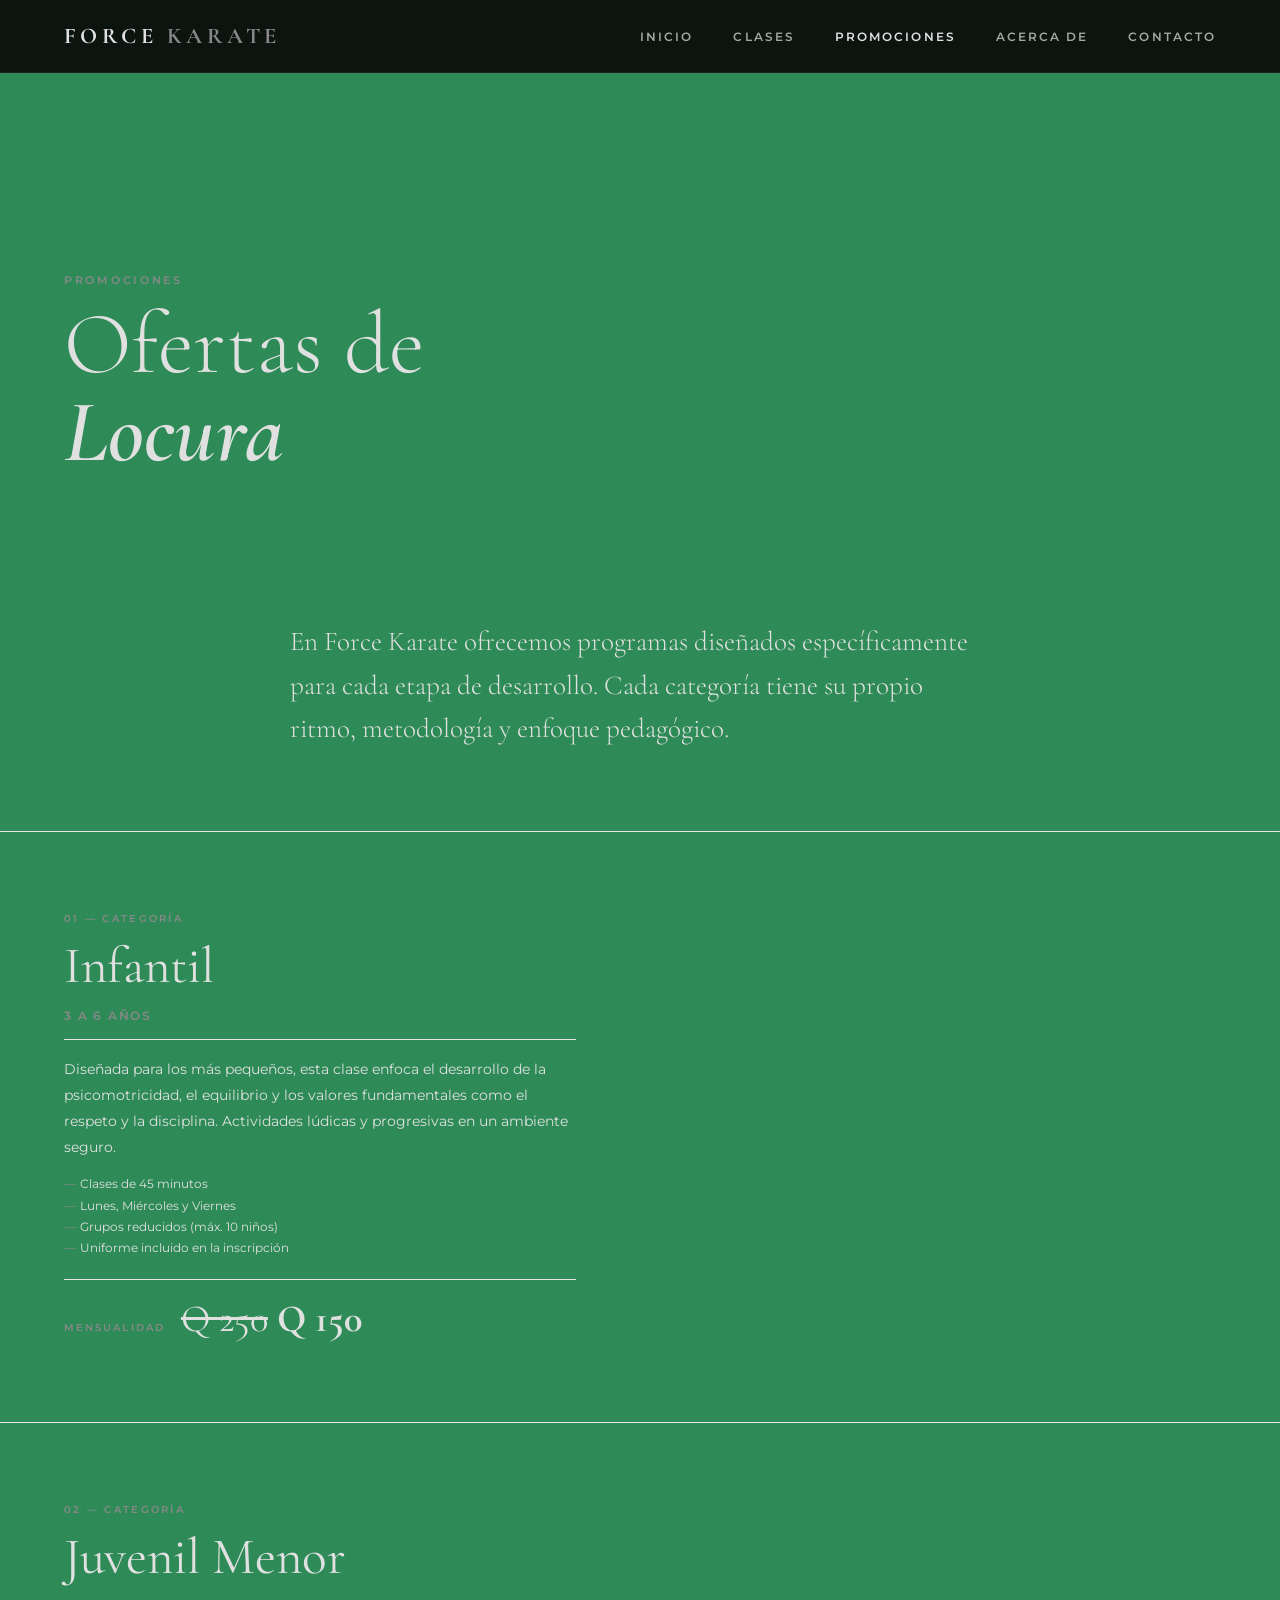
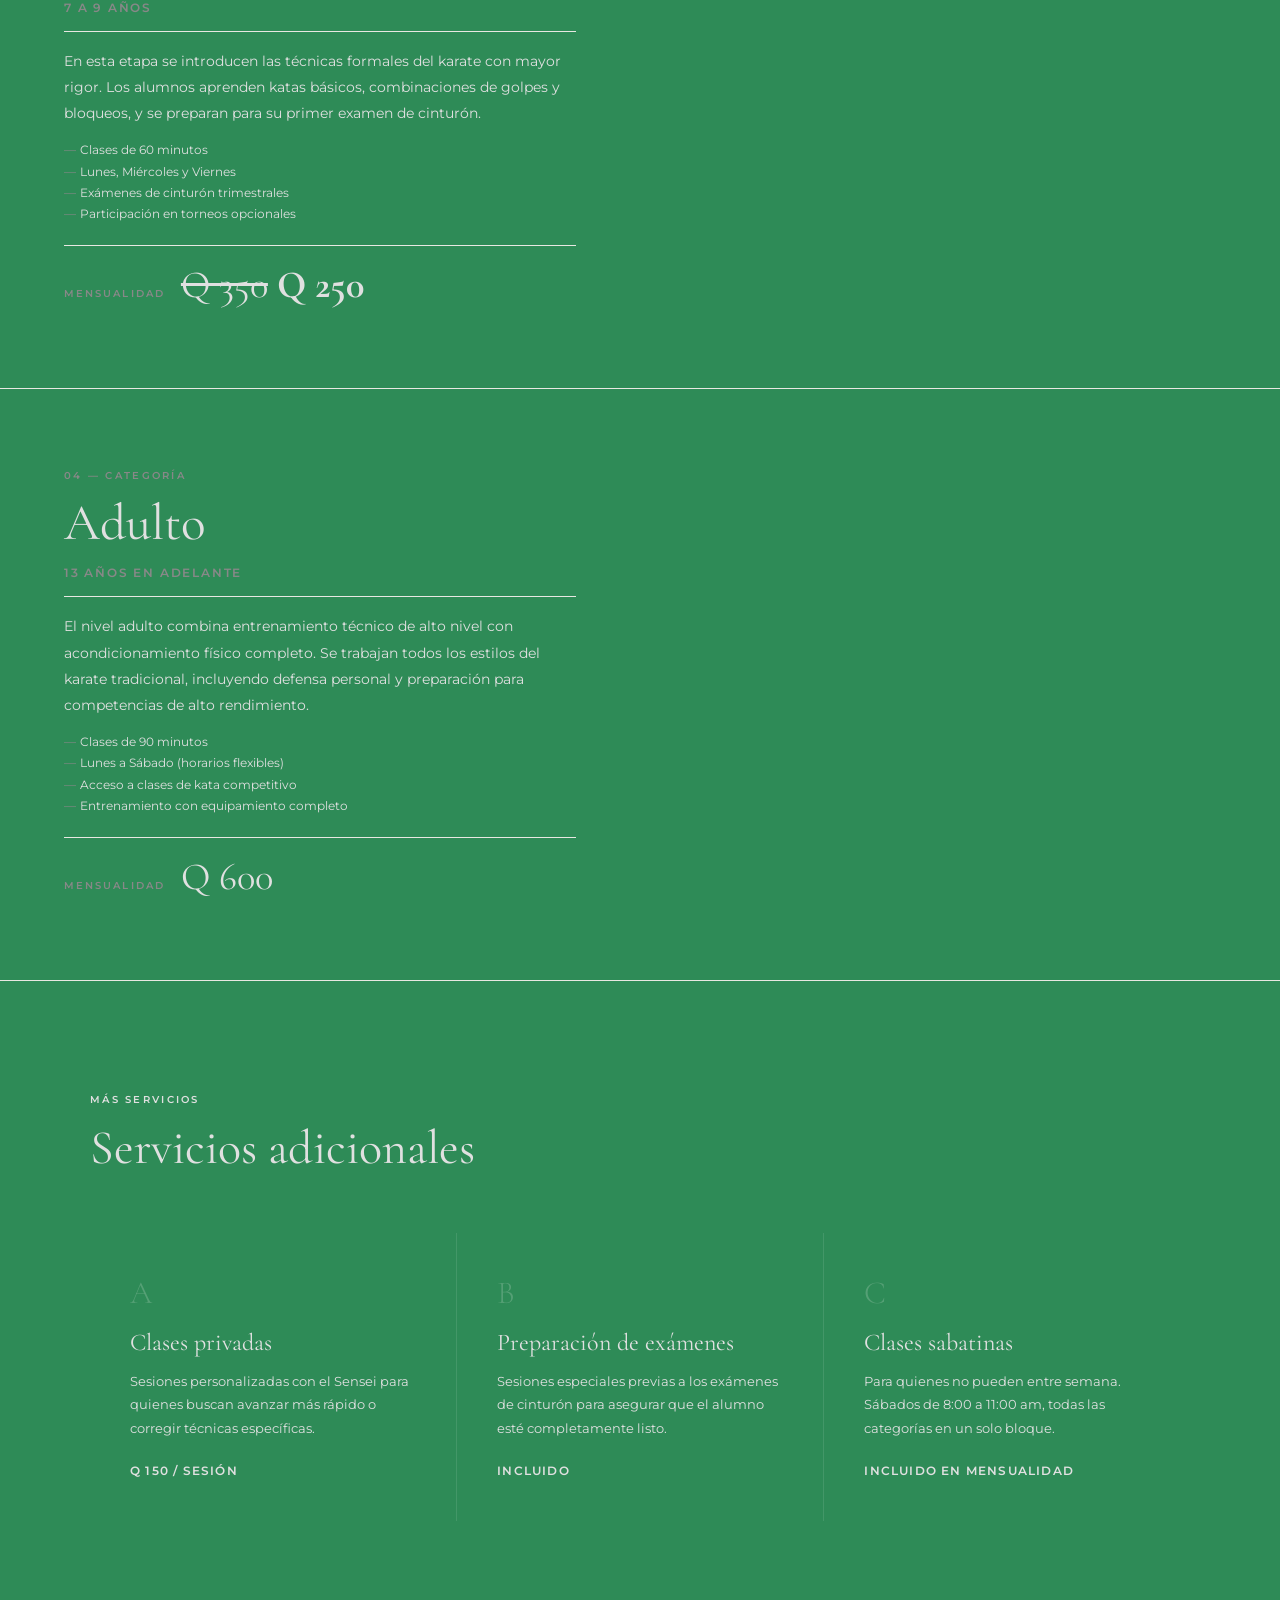
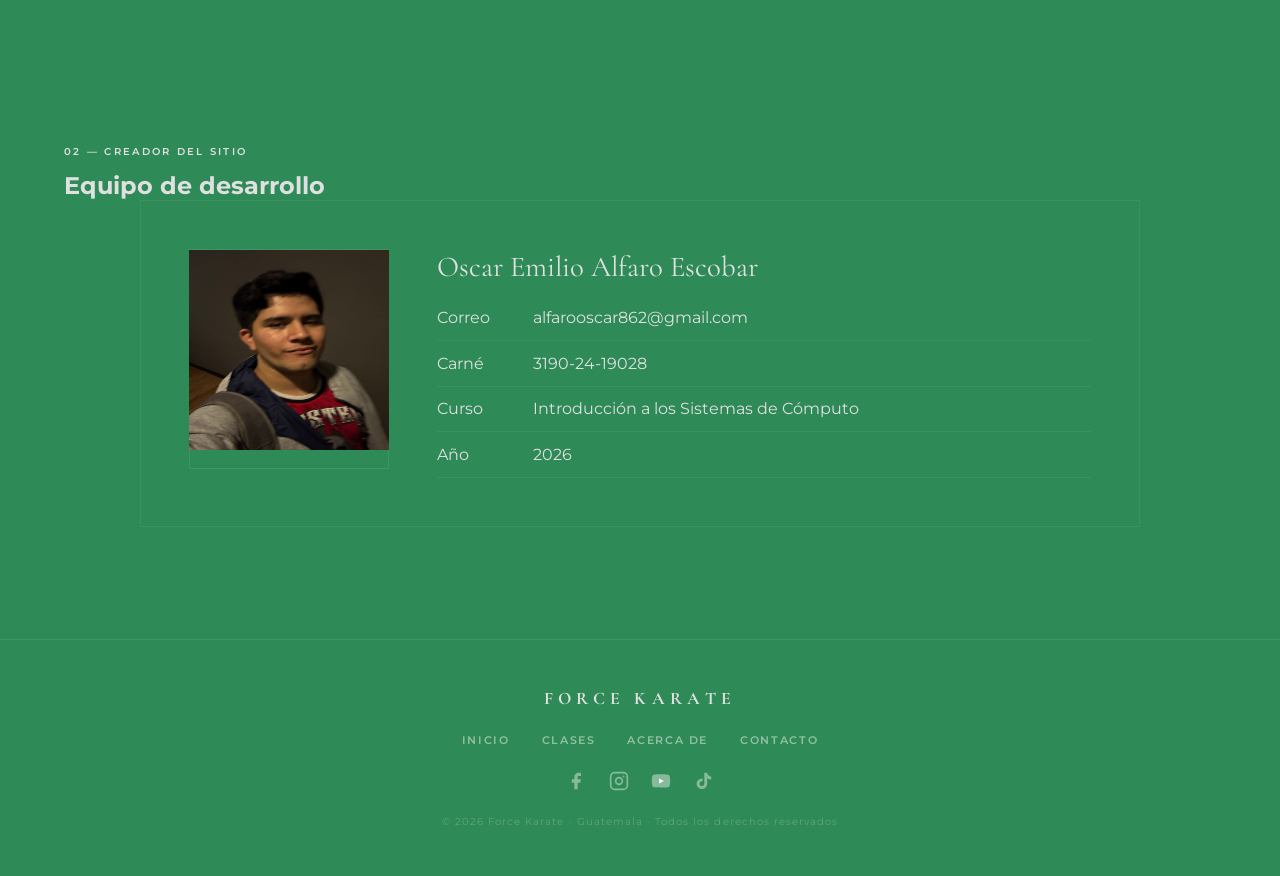
<file: examen_final_Oscar.html>
<!DOCTYPE html>
<html lang="es">
<head>
  <meta charset="UTF-8" />
  <meta name="viewport" content="width=device-width, initial-scale=1.0" />
  <title>Force Karate | Promociones</title>
  <link rel="stylesheet" href="css/examen.css" />
  <link href="https://fonts.googleapis.com/css2?family=Cormorant+Garamond:wght@300;400;600;700&family=Montserrat:wght@200;400;600&display=swap" rel="stylesheet" />
</head>
<body>
  <nav class="nav-319024019028">
    <div class="nav-logo-319024019028">FORCE <span>KARATE</span></div>
    <ul class="nav-links-319024019028">
      <li><a href="index.html">Inicio</a></li>
      <li><a href="productos_319024019028.html">Clases</a></li>
      <li><a href="examen_final_Oscar.html" class="active-319024019028">Promociones</a></li>
      <li><a href="acerca_319024019028.html">Acerca de</a></li>
      <li><a href="contacto_319024019028.html">Contacto</a></li>
    </ul>
    <button class="nav-toggle-319024019028" aria-label="Menú">&#9776;</button>
  </nav>
  <section class="page-hero-319024019028">
    <div class="page-hero-bg-319024019028"></div>
    <div class="page-hero-content-319024019028">
      <span class="page-hero-kicker-319024019028">Promociones</span>
      <h1 class="page-hero-title-319024019028">Ofertas de<br/><em>Locura</em></h1>
    </div>
  </section>
  <section class="intro-section-319024019028">
    <div class="intro-inner-319024019028">
      <p class="intro-text-319024019028">En Force Karate ofrecemos programas diseñados específicamente para cada etapa de desarrollo. Cada categoría tiene su propio ritmo, metodología y enfoque pedagógico.</p>
    </div>
  </section>
  <section class="categorias-section-319024019028">
    <div class="categorias-inner-319024019028">
      <div class="cat-block-319024019028">
        <div class="cat-info-319024019028">
          <span class="cat-label-319024019028">01 — Categoría</span>
          <h2 class="cat-title-319024019028">Infantil</h2>
          <p class="cat-age-319024019028">3 a 6 años</p>
          <p class="cat-desc-319024019028">Diseñada para los más pequeños, esta clase enfoca el desarrollo de la psicomotricidad, el equilibrio y los valores fundamentales como el respeto y la disciplina. Actividades lúdicas y progresivas en un ambiente seguro.</p>
          <ul class="cat-features-319024019028">
            <li>Clases de 45 minutos</li>
            <li>Lunes, Miércoles y Viernes</li>
            <li>Grupos reducidos (máx. 10 niños)</li>
            <li>Uniforme incluido en la inscripción</li>
          </ul>
          <div class="cat-price-319024019028">
            <span class="price-label-319024019028">Mensualidad</span>
            <span class="price-amount-319024019028"><del>Q 250</del> <strong>Q 150</strong></span>
          </div>
        </div>
        <div class="cat-visual-319024019028 cat-visual-1-319024019028"></div>
      </div>
      <div class="cat-block-319024019028 cat-reverse-319024019028">
        <div class="cat-visual-319024019028 cat-visual-2-319024019028"></div>
        <div class="cat-info-319024019028">
          <span class="cat-label-319024019028">02 — Categoría</span>
          <h2 class="cat-title-319024019028">Juvenil Menor</h2>
          <p class="cat-age-319024019028">7 a 9 años</p>
          <p class="cat-desc-319024019028">En esta etapa se introducen las técnicas formales del karate con mayor rigor. Los alumnos aprenden katas básicos, combinaciones de golpes y bloqueos, y se preparan para su primer examen de cinturón.</p>
          <ul class="cat-features-319024019028">
            <li>Clases de 60 minutos</li>
            <li>Lunes, Miércoles y Viernes</li>
            <li>Exámenes de cinturón trimestrales</li>
            <li>Participación en torneos opcionales</li>
          </ul>
          <div class="cat-price-319024019028">
            <span class="price-label-319024019028">Mensualidad</span>
            <span class="price-amount-319024019028"><del>Q 350</del> <strong>Q 250</strong></span>
          </div>
        </div>
      </div>
      <div class="cat-block-319024019028 cat-reverse-319024019028">
        <div class="cat-visual-319024019028 cat-visual-4-319024019028"></div>
        <div class="cat-info-319024019028">
          <span class="cat-label-319024019028">04 — Categoría</span>
          <h2 class="cat-title-319024019028">Adulto</h2>
          <p class="cat-age-319024019028">13 años en adelante</p>
          <p class="cat-desc-319024019028">El nivel adulto combina entrenamiento técnico de alto nivel con acondicionamiento físico completo. Se trabajan todos los estilos del karate tradicional, incluyendo defensa personal y preparación para competencias de alto rendimiento.</p>
          <ul class="cat-features-319024019028">
            <li>Clases de 90 minutos</li>
            <li>Lunes a Sábado (horarios flexibles)</li>
            <li>Acceso a clases de kata competitivo</li>
            <li>Entrenamiento con equipamiento completo</li>
          </ul>
          <div class="cat-price-319024019028">
            <span class="price-label-319024019028">Mensualidad</span>
            <span class="price-amount-319024019028">Q 600</span>
          </div>
        </div>
      </div>
    </div>
  </section>
  <section class="extras-section-319024019028">
    <div class="extras-header-319024019028">
      <span class="section-label-319024019028">Más servicios</span>
      <h2>Servicios adicionales</h2>
    </div>
    <div class="extras-grid-319024019028">
      <div class="extra-card-319024019028">
        <span class="extra-num-319024019028">A</span>
        <h3>Clases privadas</h3>
        <p>Sesiones personalizadas con el Sensei para quienes buscan avanzar más rápido o corregir técnicas específicas.</p>
        <p class="extra-price-319024019028">Q 150 / sesión</p>
      </div>
      <div class="extra-card-319024019028">
        <span class="extra-num-319024019028">B</span>
        <h3>Preparación de exámenes</h3>
        <p>Sesiones especiales previas a los exámenes de cinturón para asegurar que el alumno esté completamente listo.</p>
        <p class="extra-price-319024019028">Incluido</p>
      </div>
      <div class="extra-card-319024019028">
        <span class="extra-num-319024019028">C</span>
        <h3>Clases sabatinas</h3>
        <p>Para quienes no pueden entre semana. Sábados de 8:00 a 11:00 am, todas las categorías en un solo bloque.</p>
        <p class="extra-price-319024019028">Incluido en mensualidad</p>
      </div>
    </div>
  </section>

  <section class="creador-section-319024019028">
    <div class="section-header-319024019028">
      <span class="section-label-319024019028">02 — Creador del Sitio</span>
      <h2 style="color: #E0E0E0">Equipo de desarrollo</h2>
    </div>
    <div class="creador-grid-319024019028">
      <div class="creador-card-319024019028">
        <div class="creador-photo-319024019028">
          <div class="creador-initials-319024019028"><img src="./35E2FACC-FC5F-45BF-861B-B99484D568D6_1_105_c.jpeg" width="200px" height="200px" alt=""></div>
        </div>
        <div class="creador-info-319024019028">
          <h3 class="creador-name-319024019028">Oscar Emilio Alfaro Escobar</h3>
          <div class="creador-details-319024019028">
            <div class="creador-row-319024019028">
              <span class="detail-label-319024019028">Correo</span>
              <span class="detail-val-319024019028">alfarooscar862@gmail.com</span>
            </div>
            <div class="creador-row-319024019028">
              <span class="detail-label-319024019028">Carné</span>
              <span class="detail-val-319024019028">3190-24-19028</span>
            </div>
            <div class="creador-row-319024019028">
              <span class="detail-label-319024019028">Curso</span>
              <span class="detail-val-319024019028">Introducción a los Sistemas de Cómputo</span>
            </div>
            <div class="creador-row-319024019028">
              <span class="detail-label-319024019028">Año</span>
              <span class="detail-val-319024019028">2026</span>
            </div>
          </div>
        </div>
      </div>
    </div>
  </section>
  <footer class="footer-319024019028">
    <div class="footer-brand-319024019028">FORCE KARATE</div>
    <div class="footer-links-319024019028">
      <a href="index.html">Inicio</a>
      <a href="productos_319024019028.html">Clases</a>
      <a href="acerca_319024019028.html">Acerca de</a>
      <a href="contacto_319024019028.html">Contacto</a>
    </div>
    <div class="footer-social-319024019028">
      <a href="https://www.facebook.com" target="_blank" aria-label="Facebook">
        <svg viewBox="0 0 24 24" fill="currentColor" width="20" height="20"><path d="M18 2h-3a5 5 0 0 0-5 5v3H7v4h3v8h4v-8h3l1-4h-4V7a1 1 0 0 1 1-1h3z"/></svg>
      </a>
      <a href="https://www.instagram.com" target="_blank" aria-label="Instagram">
        <svg viewBox="0 0 24 24" fill="none" stroke="currentColor" stroke-width="2" width="20" height="20"><rect x="2" y="2" width="20" height="20" rx="5"/><circle cx="12" cy="12" r="4"/><circle cx="17.5" cy="6.5" r="1" fill="currentColor" stroke="none"/></svg>
      </a>
      <a href="https://www.youtube.com" target="_blank" aria-label="YouTube">
        <svg viewBox="0 0 24 24" fill="currentColor" width="20" height="20"><path d="M22.54 6.42a2.78 2.78 0 0 0-1.95-1.97C18.88 4 12 4 12 4s-6.88 0-8.59.45A2.78 2.78 0 0 0 1.46 6.42 29 29 0 0 0 1 12a29 29 0 0 0 .46 5.58 2.78 2.78 0 0 0 1.95 1.97C5.12 20 12 20 12 20s6.88 0 8.59-.45a2.78 2.78 0 0 0 1.95-1.97A29 29 0 0 0 23 12a29 29 0 0 0-.46-5.58z"/><polygon points="9.75 15.02 15.5 12 9.75 8.98 9.75 15.02" fill="white"/></svg>
      </a>
      <a href="https://www.tiktok.com" target="_blank" aria-label="TikTok">
        <svg viewBox="0 0 24 24" fill="currentColor" width="20" height="20"><path d="M19.59 6.69a4.83 4.83 0 0 1-3.77-4.25V2h-3.45v13.67a2.89 2.89 0 0 1-2.88 2.5 2.89 2.89 0 0 1-2.89-2.89 2.89 2.89 0 0 1 2.89-2.89c.28 0 .54.04.79.1V9.01a6.33 6.33 0 0 0-.79-.05 6.34 6.34 0 0 0-6.34 6.34 6.34 6.34 0 0 0 6.34 6.34 6.34 6.34 0 0 0 6.33-6.34V8.69a8.18 8.18 0 0 0 4.79 1.53V6.77a4.85 4.85 0 0 1-1.02-.08z"/></svg>
      </a>
    </div>
    <p class="footer-copy-319024019028">&copy; 2026 Force Karate · Guatemala · Todos los derechos reservados</p>
  </footer>
  <script>
    const toggle = document.querySelector('.nav-toggle-319024019028');
    const links = document.querySelector('.nav-links-319024019028');
    toggle.addEventListener('click', () => links.classList.toggle('open-319024019028'));
    window.addEventListener('scroll', () => {
      const y = window.scrollY;
      const heroBg = document.querySelector('.page-hero-bg-319024019028');
      if (heroBg) heroBg.style.transform = `translateY(${y * 0.35}px)`;
    });
  </script>
</body>
</html>
</file>
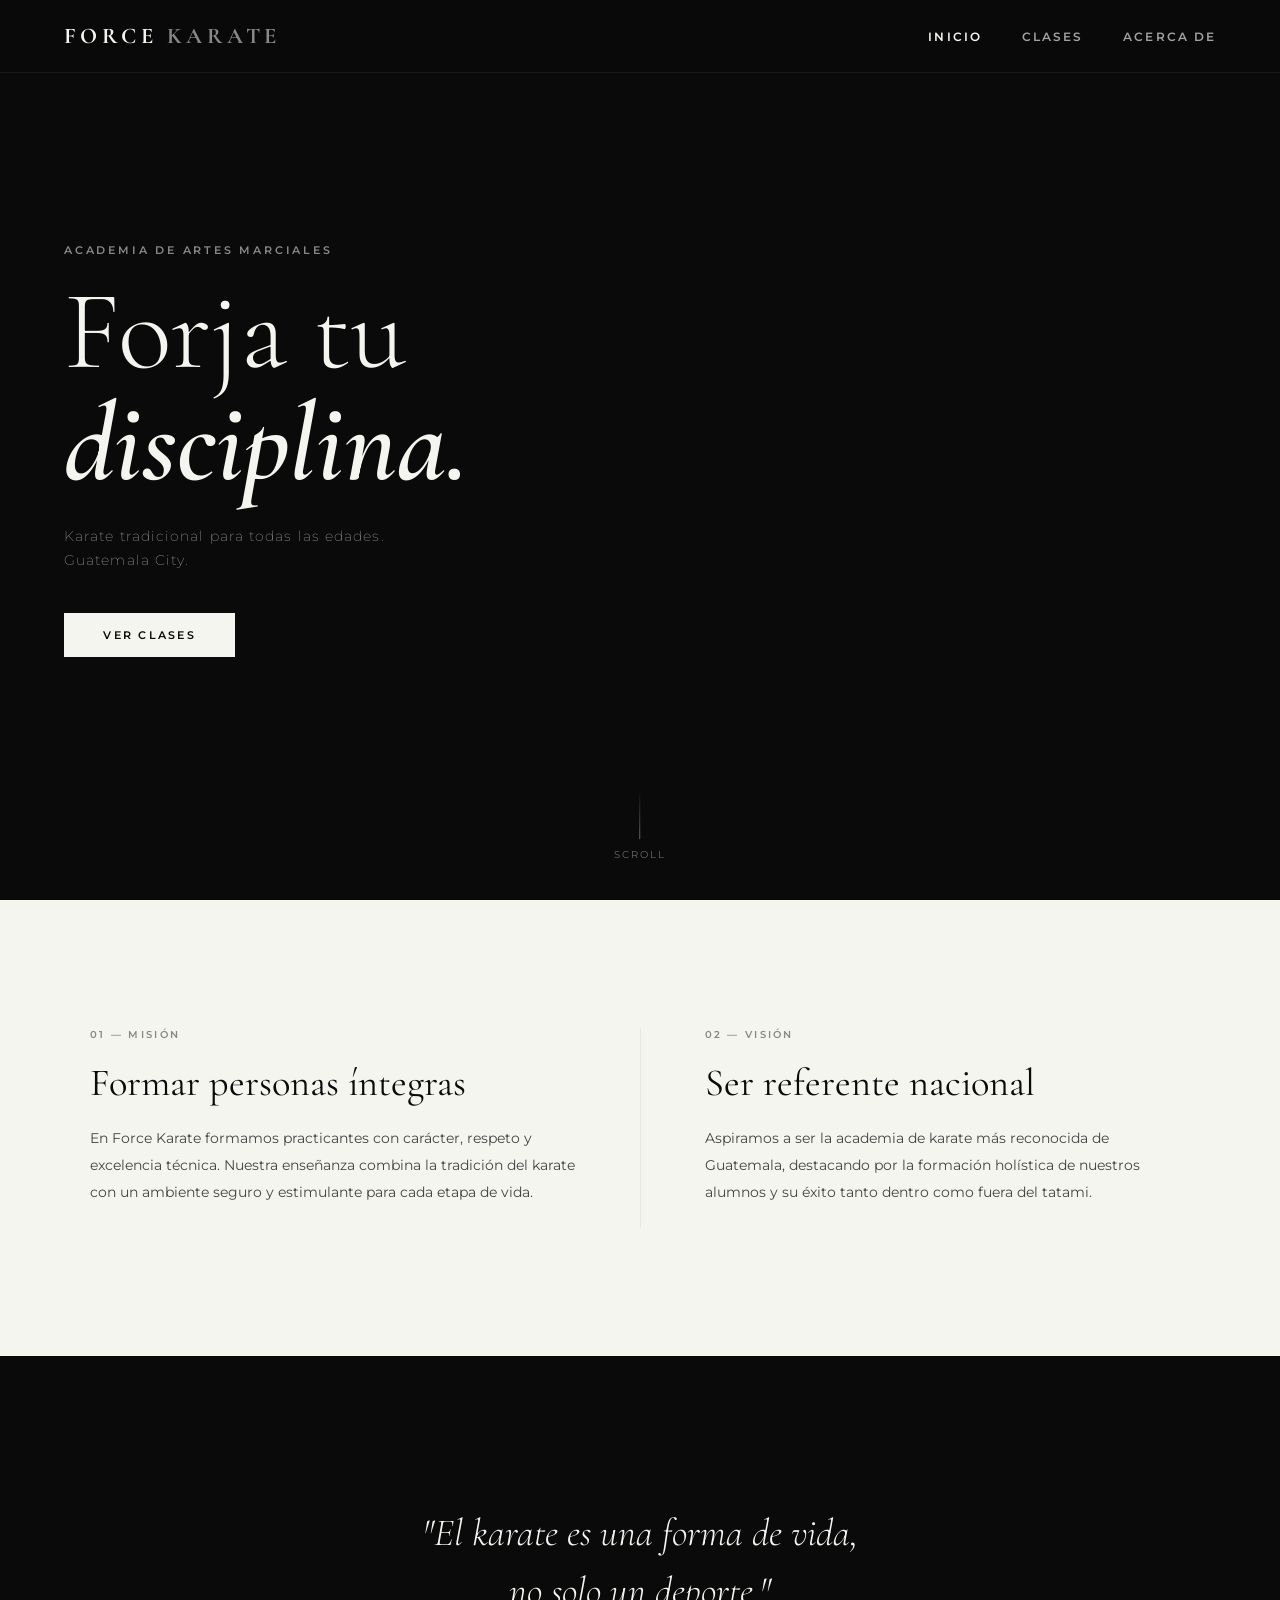
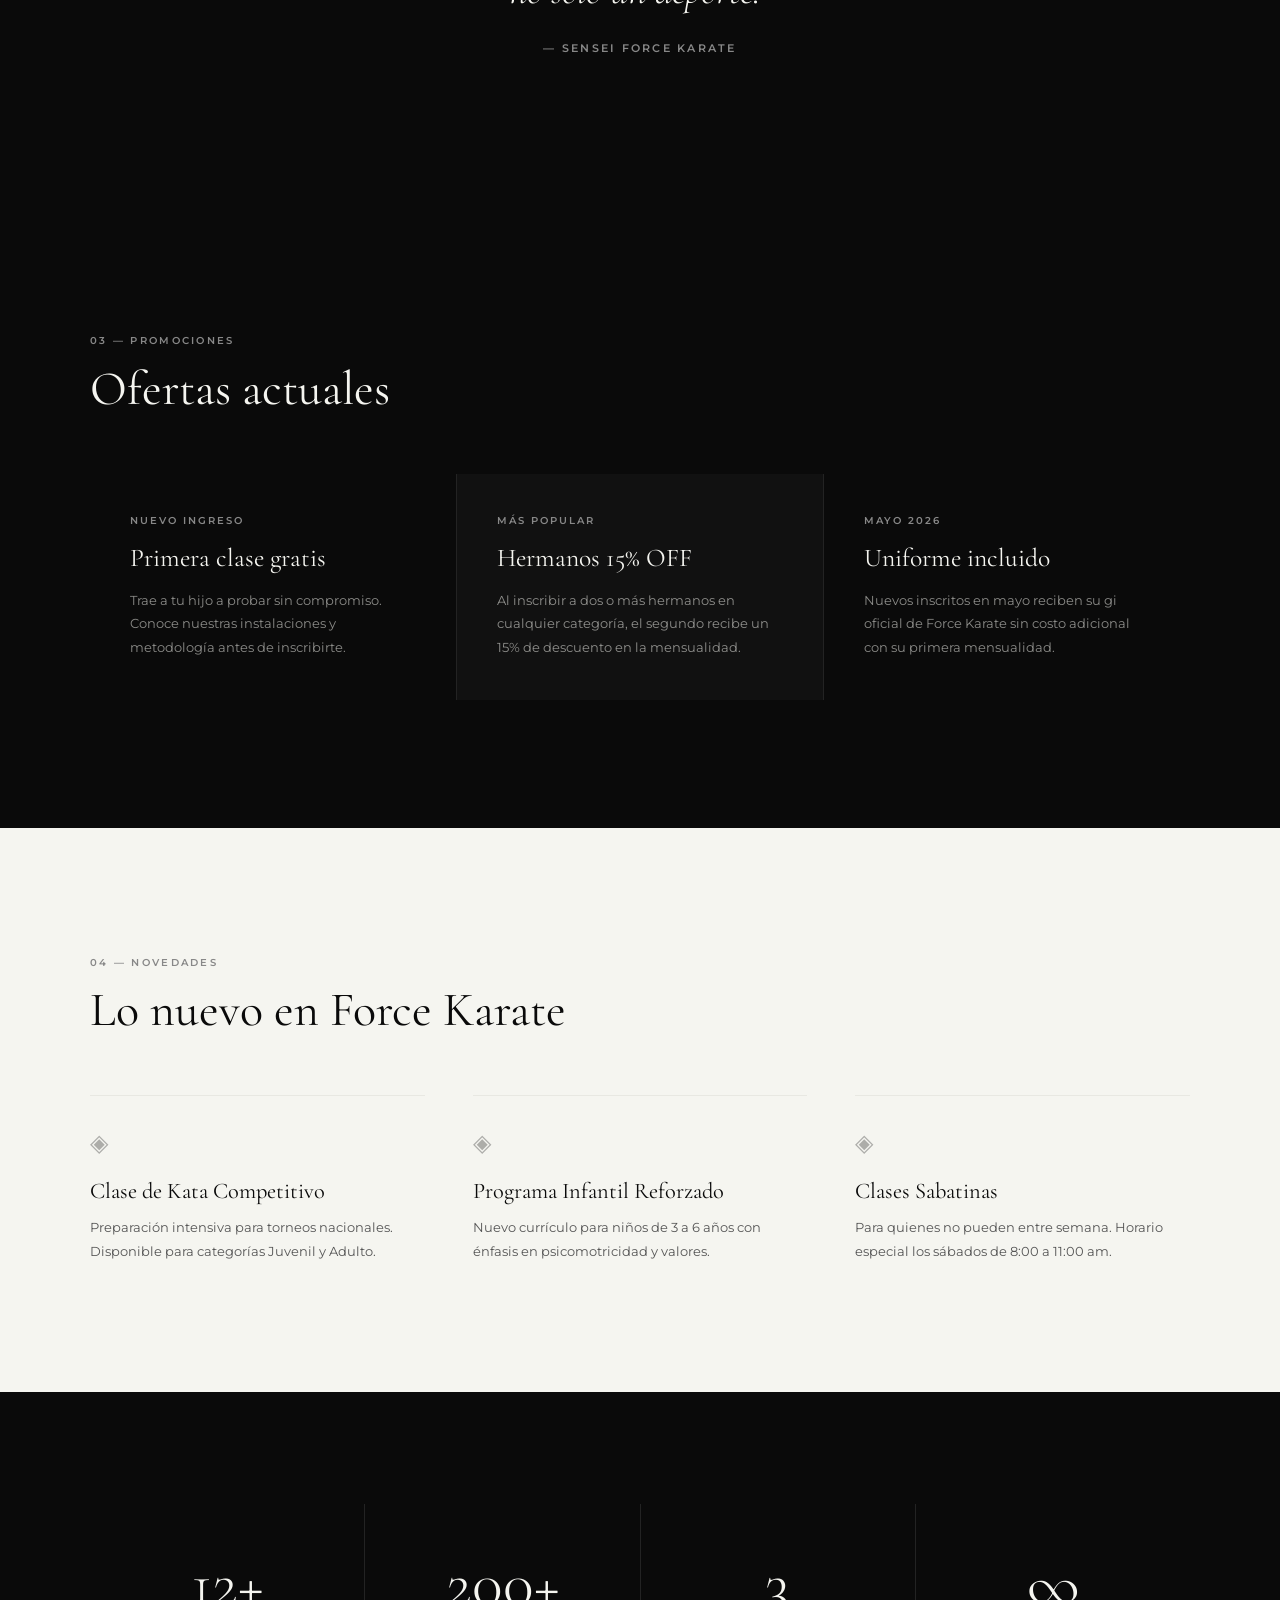
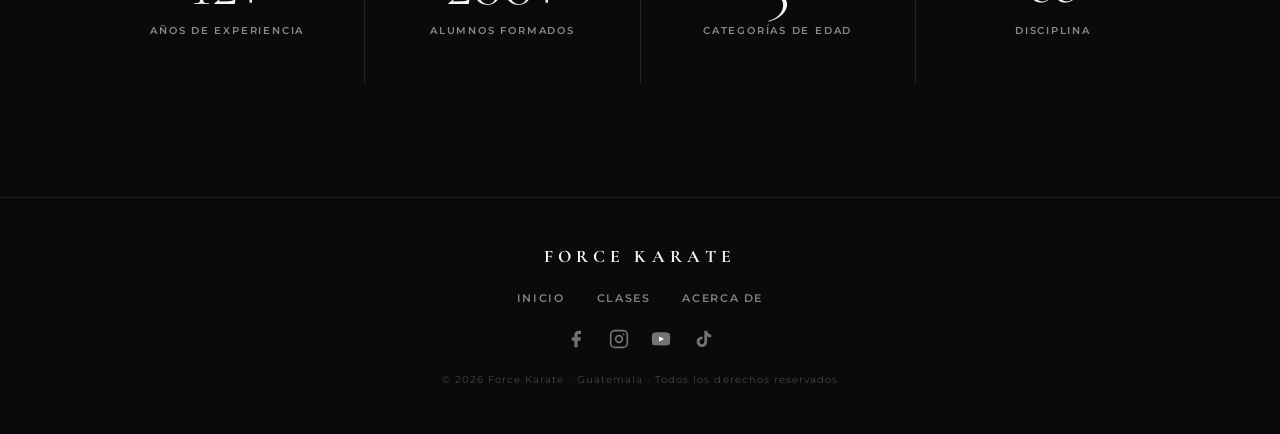
<file: index_319024019028.html>
<!DOCTYPE html>
<html lang="es">
<head>
  <meta charset="UTF-8" />
  <meta name="viewport" content="width=device-width, initial-scale=1.0" />
  <title>Force Karate | Inicio</title>
  <link rel="stylesheet" href="css/index_319024019028.css" />
  <link href="https://fonts.googleapis.com/css2?family=Cormorant+Garamond:wght@300;400;600;700&family=Montserrat:wght@200;400;600&display=swap" rel="stylesheet" />
</head>
<body>

  <!-- NAV -->
  <nav class="nav-319024019028">
    <div class="nav-logo-319024019028">FORCE <span>KARATE</span></div>
    <ul class="nav-links-319024019028">
      <li><a href="index_319024019028.html" class="active-319024019028">Inicio</a></li>
      <li><a href="productos_319024019028.html">Clases</a></li>
      <li><a href="acerca_319024019028.html">Acerca de</a></li>
    </ul>
    <button class="nav-toggle-319024019028" aria-label="Menú">&#9776;</button>
  </nav>

  <!-- HERO PARALLAX -->
  <section class="hero-319024019028">
    <div class="hero-bg-319024019028"></div>
    <div class="hero-content-319024019028">
      <p class="hero-kicker-319024019028">Academia de Artes Marciales</p>
      <h1 class="hero-title-319024019028">Forja tu<br/><em>disciplina.</em></h1>
      <p class="hero-sub-319024019028">Karate tradicional para todas las edades.<br/>Guatemala City.</p>
      <a href="productos_319024019028.html" class="btn-319024019028">Ver Clases</a>
    </div>
    <div class="hero-scroll-319024019028">
      <span></span>
      <p>Scroll</p>
    </div>
  </section>

  <!-- MISIÓN Y VISIÓN -->
  <section class="mv-section-319024019028">
    <div class="mv-grid-319024019028">
      <div class="mv-card-319024019028">
        <span class="mv-label-319024019028">01 — Misión</span>
        <h2>Formar personas íntegras</h2>
        <p>En Force Karate formamos practicantes con carácter, respeto y excelencia técnica. Nuestra enseñanza combina la tradición del karate con un ambiente seguro y estimulante para cada etapa de vida.</p>
      </div>
      <div class="mv-divider-319024019028"></div>
      <div class="mv-card-319024019028">
        <span class="mv-label-319024019028">02 — Visión</span>
        <h2>Ser referente nacional</h2>
        <p>Aspiramos a ser la academia de karate más reconocida de Guatemala, destacando por la formación holística de nuestros alumnos y su éxito tanto dentro como fuera del tatami.</p>
      </div>
    </div>
  </section>

  <!-- PARALLAX QUOTE -->
  <section class="parallax-quote-319024019028">
    <div class="parallax-quote-bg-319024019028"></div>
    <blockquote class="parallax-quote-text-319024019028">
      "El karate es una forma de vida,<br/>no solo un deporte."
      <cite>— Sensei Force Karate</cite>
    </blockquote>
  </section>

  <!-- PROMOCIONES -->
  <section class="promo-section-319024019028">
    <div class="section-header-319024019028">
      <span class="section-label-319024019028">03 — Promociones</span>
      <h2>Ofertas actuales</h2>
    </div>
    <div class="promo-grid-319024019028">
      <div class="promo-card-319024019028">
        <div class="promo-tag-319024019028">Nuevo ingreso</div>
        <h3>Primera clase gratis</h3>
        <p>Trae a tu hijo a probar sin compromiso. Conoce nuestras instalaciones y metodología antes de inscribirte.</p>
      </div>
      <div class="promo-card-319024019028 featured-319024019028">
        <div class="promo-tag-319024019028">Más popular</div>
        <h3>Hermanos 15% OFF</h3>
        <p>Al inscribir a dos o más hermanos en cualquier categoría, el segundo recibe un 15% de descuento en la mensualidad.</p>
      </div>
      <div class="promo-card-319024019028">
        <div class="promo-tag-319024019028">Mayo 2026</div>
        <h3>Uniforme incluido</h3>
        <p>Nuevos inscritos en mayo reciben su gi oficial de Force Karate sin costo adicional con su primera mensualidad.</p>
      </div>
    </div>
  </section>

  <!-- PRODUCTOS NUEVOS -->
  <section class="nuevos-section-319024019028">
    <div class="section-header-319024019028">
      <span class="section-label-319024019028">04 — Novedades</span>
      <h2>Lo nuevo en Force Karate</h2>
    </div>
    <div class="nuevos-grid-319024019028">
      <div class="nuevo-item-319024019028">
        <div class="nuevo-icon-319024019028">◈</div>
        <h3>Clase de Kata Competitivo</h3>
        <p>Preparación intensiva para torneos nacionales. Disponible para categorías Juvenil y Adulto.</p>
      </div>
      <div class="nuevo-item-319024019028">
        <div class="nuevo-icon-319024019028">◈</div>
        <h3>Programa Infantil Reforzado</h3>
        <p>Nuevo currículo para niños de 3 a 6 años con énfasis en psicomotricidad y valores.</p>
      </div>
      <div class="nuevo-item-319024019028">
        <div class="nuevo-icon-319024019028">◈</div>
        <h3>Clases Sabatinas</h3>
        <p>Para quienes no pueden entre semana. Horario especial los sábados de 8:00 a 11:00 am.</p>
      </div>
    </div>
  </section>

  <!-- PARALLAX STATS -->
  <section class="stats-section-319024019028">
    <div class="stats-bg-319024019028"></div>
    <div class="stats-grid-319024019028">
      <div class="stat-319024019028">
        <span class="stat-num-319024019028">12+</span>
        <span class="stat-label-319024019028">Años de experiencia</span>
      </div>
      <div class="stat-319024019028">
        <span class="stat-num-319024019028">200+</span>
        <span class="stat-label-319024019028">Alumnos formados</span>
      </div>
      <div class="stat-319024019028">
        <span class="stat-num-319024019028">3</span>
        <span class="stat-label-319024019028">Categorías de edad</span>
      </div>
      <div class="stat-319024019028">
        <span class="stat-num-319024019028">∞</span>
        <span class="stat-label-319024019028">Disciplina</span>
      </div>
    </div>
  </section>

  <!-- FOOTER -->
  <footer class="footer-319024019028">
    <div class="footer-brand-319024019028">FORCE KARATE</div>
    <div class="footer-links-319024019028">
      <a href="index_319024019028.html">Inicio</a>
      <a href="productos_319024019028.html">Clases</a>
      <a href="acerca_319024019028.html">Acerca de</a>
    </div>
    <div class="footer-social-319024019028">
      <a href="https://www.facebook.com" target="_blank" aria-label="Facebook" title="Facebook">
        <svg viewBox="0 0 24 24" fill="currentColor" width="20" height="20"><path d="M18 2h-3a5 5 0 0 0-5 5v3H7v4h3v8h4v-8h3l1-4h-4V7a1 1 0 0 1 1-1h3z"/></svg>
      </a>
      <a href="https://www.instagram.com" target="_blank" aria-label="Instagram" title="Instagram">
        <svg viewBox="0 0 24 24" fill="none" stroke="currentColor" stroke-width="2" width="20" height="20"><rect x="2" y="2" width="20" height="20" rx="5"/><circle cx="12" cy="12" r="4"/><circle cx="17.5" cy="6.5" r="1" fill="currentColor" stroke="none"/></svg>
      </a>
      <a href="https://www.youtube.com" target="_blank" aria-label="YouTube" title="YouTube">
        <svg viewBox="0 0 24 24" fill="currentColor" width="20" height="20"><path d="M22.54 6.42a2.78 2.78 0 0 0-1.95-1.97C18.88 4 12 4 12 4s-6.88 0-8.59.45A2.78 2.78 0 0 0 1.46 6.42 29 29 0 0 0 1 12a29 29 0 0 0 .46 5.58 2.78 2.78 0 0 0 1.95 1.97C5.12 20 12 20 12 20s6.88 0 8.59-.45a2.78 2.78 0 0 0 1.95-1.97A29 29 0 0 0 23 12a29 29 0 0 0-.46-5.58z"/><polygon points="9.75 15.02 15.5 12 9.75 8.98 9.75 15.02" fill="white"/></svg>
      </a>
      <a href="https://www.tiktok.com" target="_blank" aria-label="TikTok" title="TikTok">
        <svg viewBox="0 0 24 24" fill="currentColor" width="20" height="20"><path d="M19.59 6.69a4.83 4.83 0 0 1-3.77-4.25V2h-3.45v13.67a2.89 2.89 0 0 1-2.88 2.5 2.89 2.89 0 0 1-2.89-2.89 2.89 2.89 0 0 1 2.89-2.89c.28 0 .54.04.79.1V9.01a6.33 6.33 0 0 0-.79-.05 6.34 6.34 0 0 0-6.34 6.34 6.34 6.34 0 0 0 6.34 6.34 6.34 6.34 0 0 0 6.33-6.34V8.69a8.18 8.18 0 0 0 4.79 1.53V6.77a4.85 4.85 0 0 1-1.02-.08z"/></svg>
      </a>
    </div>
    <p class="footer-copy-319024019028">&copy; 2026 Force Karate · Guatemala · Todos los derechos reservados</p>
  </footer>

  <script>
    // Mobile nav toggle
    const toggle = document.querySelector('.nav-toggle-319024019028');
    const links = document.querySelector('.nav-links-319024019028');
    toggle.addEventListener('click', () => links.classList.toggle('open-319024019028'));

    // Parallax scroll
    window.addEventListener('scroll', () => {
      const y = window.scrollY;
      const heroBg = document.querySelector('.hero-bg-319024019028');
      const quoteBg = document.querySelector('.parallax-quote-bg-319024019028');
      const statsBg = document.querySelector('.stats-bg-319024019028');
      if (heroBg) heroBg.style.transform = `translateY(${y * 0.4}px)`;
      if (quoteBg) {
        const quoteSection = document.querySelector('.parallax-quote-319024019028');
        const offset = quoteSection.getBoundingClientRect().top + y;
        quoteBg.style.transform = `translateY(${(y - offset) * 0.3}px)`;
      }
      if (statsBg) {
        const statsSection = document.querySelector('.stats-section-319024019028');
        const offset = statsSection.getBoundingClientRect().top + y;
        statsBg.style.transform = `translateY(${(y - offset) * 0.3}px)`;
      }
    });
  </script>
</body>
</html>
</file>
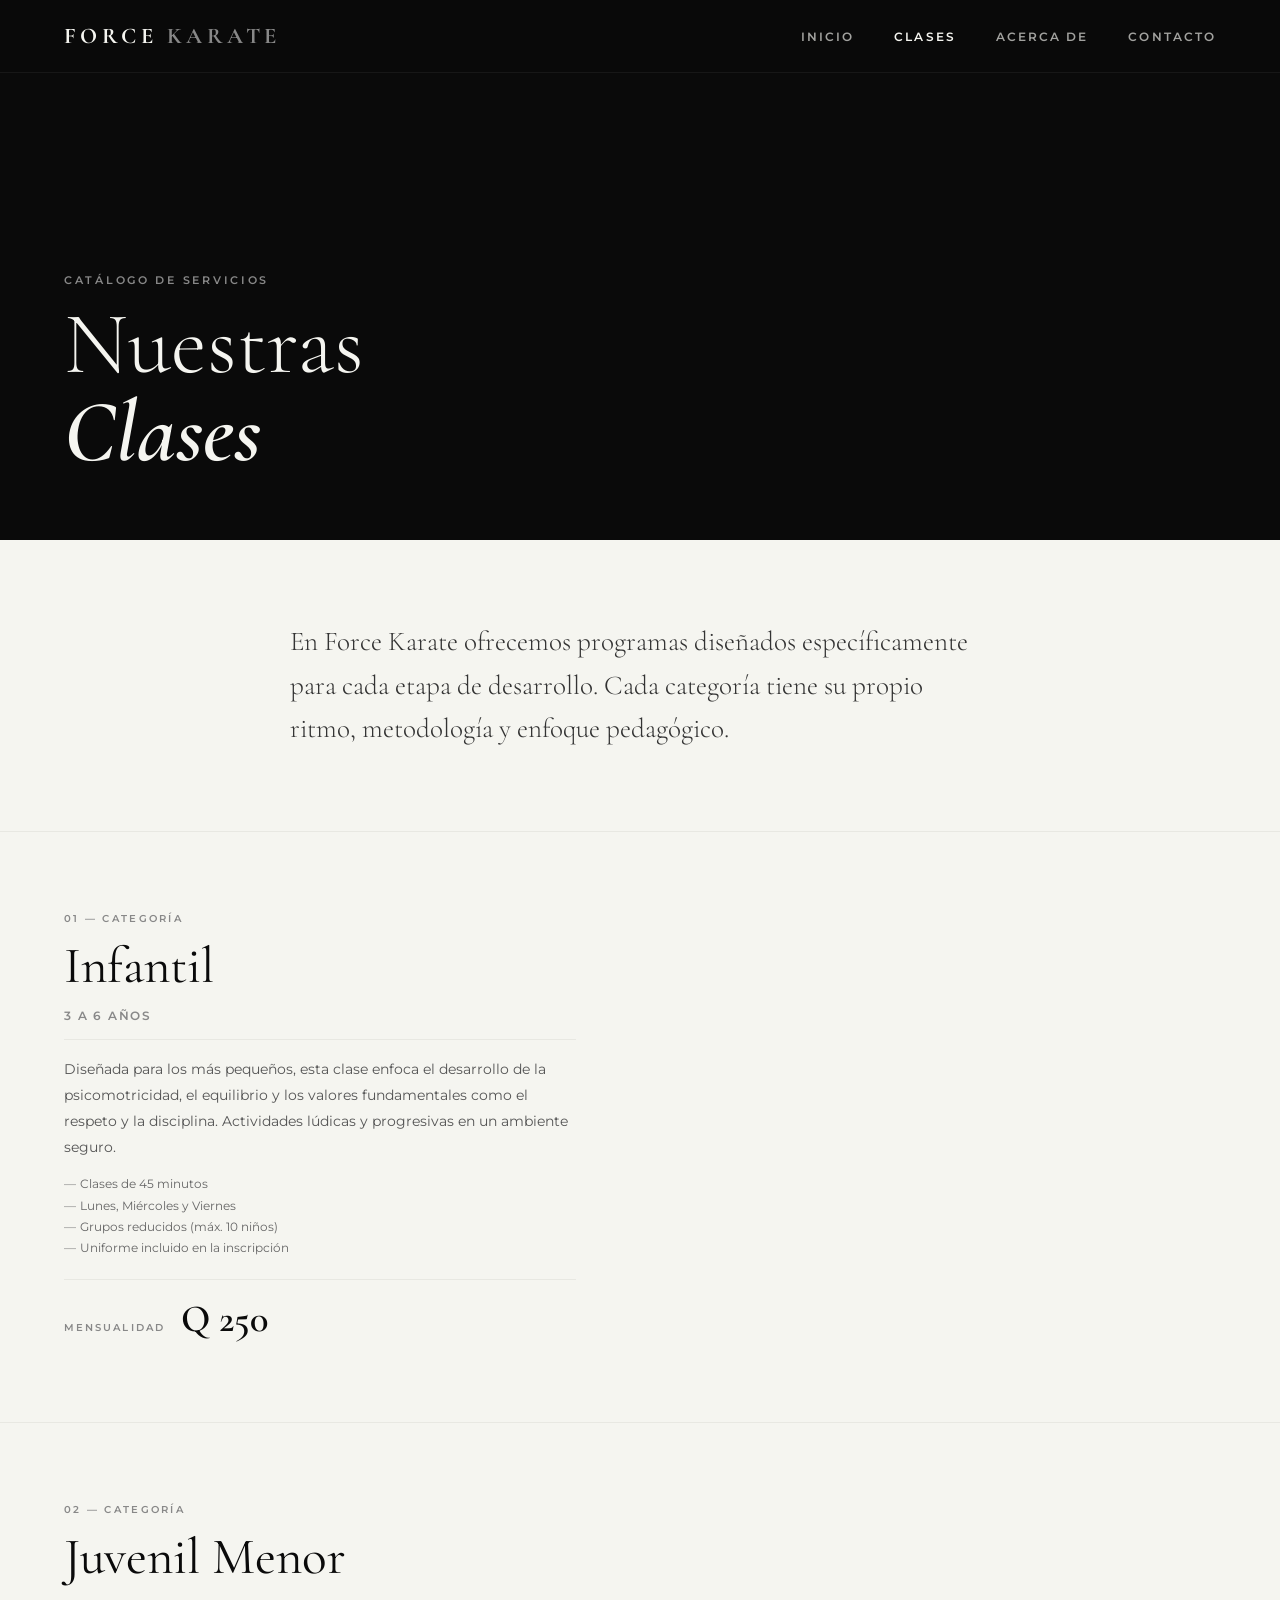
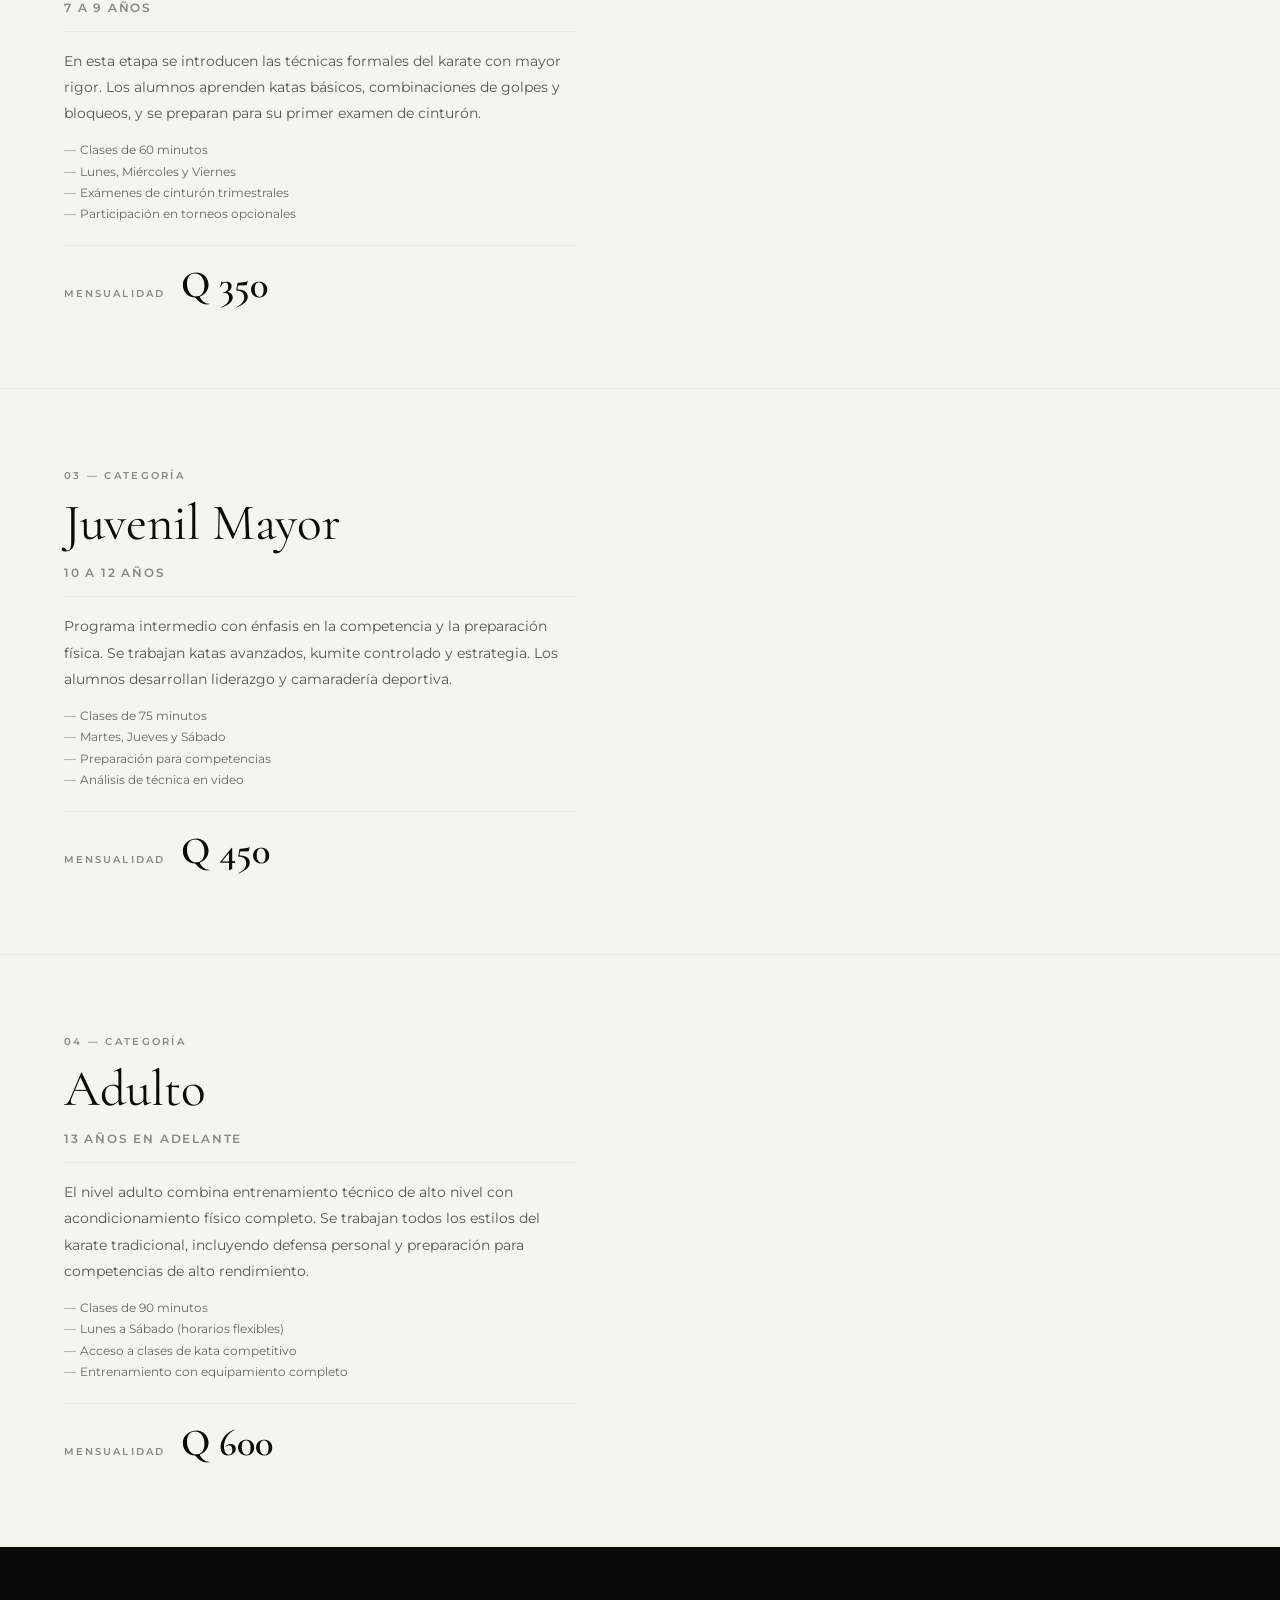
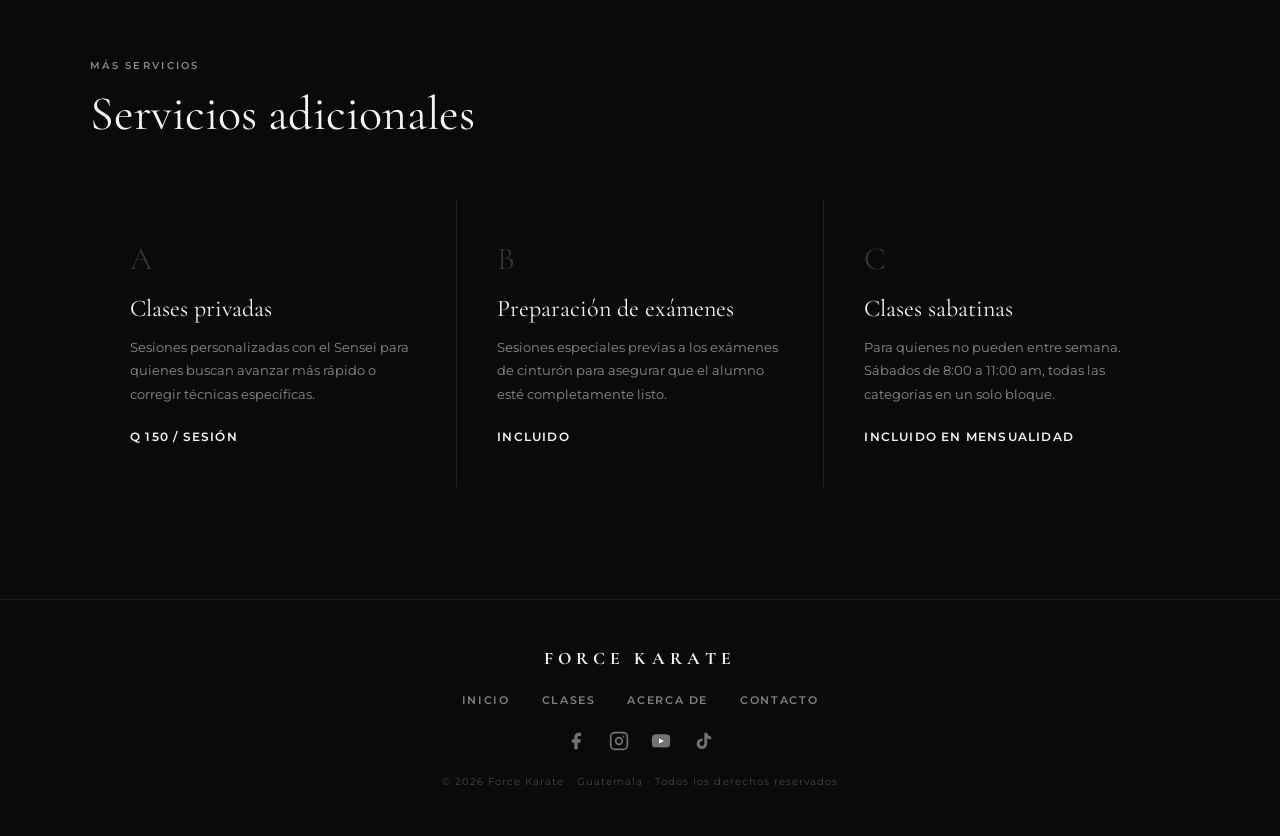
<file: productos_319024019028.html>
<!DOCTYPE html>
<html lang="es">
<head>
  <meta charset="UTF-8" />
  <meta name="viewport" content="width=device-width, initial-scale=1.0" />
  <title>Force Karate | Clases</title>
  <link rel="stylesheet" href="css/productos_319024019028.css" />
  <link href="https://fonts.googleapis.com/css2?family=Cormorant+Garamond:wght@300;400;600;700&family=Montserrat:wght@200;400;600&display=swap" rel="stylesheet" />
</head>
<body>
  <nav class="nav-319024019028">
    <div class="nav-logo-319024019028">FORCE <span>KARATE</span></div>
    <ul class="nav-links-319024019028">
      <li><a href="index.html">Inicio</a></li>
      <li><a href="productos_319024019028.html" class="active-319024019028">Clases</a></li>
      <li><a href="acerca_319024019028.html">Acerca de</a></li>
      <li><a href="contacto_319024019028.html">Contacto</a></li>
    </ul>
    <button class="nav-toggle-319024019028" aria-label="Menú">&#9776;</button>
  </nav>
  <section class="page-hero-319024019028">
    <div class="page-hero-bg-319024019028"></div>
    <div class="page-hero-content-319024019028">
      <span class="page-hero-kicker-319024019028">Catálogo de servicios</span>
      <h1 class="page-hero-title-319024019028">Nuestras<br/><em>Clases</em></h1>
    </div>
  </section>
  <section class="intro-section-319024019028">
    <div class="intro-inner-319024019028">
      <p class="intro-text-319024019028">En Force Karate ofrecemos programas diseñados específicamente para cada etapa de desarrollo. Cada categoría tiene su propio ritmo, metodología y enfoque pedagógico.</p>
    </div>
  </section>
  <section class="categorias-section-319024019028">
    <div class="categorias-inner-319024019028">
      <div class="cat-block-319024019028">
        <div class="cat-info-319024019028">
          <span class="cat-label-319024019028">01 — Categoría</span>
          <h2 class="cat-title-319024019028">Infantil</h2>
          <p class="cat-age-319024019028">3 a 6 años</p>
          <p class="cat-desc-319024019028">Diseñada para los más pequeños, esta clase enfoca el desarrollo de la psicomotricidad, el equilibrio y los valores fundamentales como el respeto y la disciplina. Actividades lúdicas y progresivas en un ambiente seguro.</p>
          <ul class="cat-features-319024019028">
            <li>Clases de 45 minutos</li>
            <li>Lunes, Miércoles y Viernes</li>
            <li>Grupos reducidos (máx. 10 niños)</li>
            <li>Uniforme incluido en la inscripción</li>
          </ul>
          <div class="cat-price-319024019028">
            <span class="price-label-319024019028">Mensualidad</span>
            <span class="price-amount-319024019028">Q 250</span>
          </div>
        </div>
        <div class="cat-visual-319024019028 cat-visual-1-319024019028"></div>
      </div>
      <div class="cat-block-319024019028 cat-reverse-319024019028">
        <div class="cat-visual-319024019028 cat-visual-2-319024019028"></div>
        <div class="cat-info-319024019028">
          <span class="cat-label-319024019028">02 — Categoría</span>
          <h2 class="cat-title-319024019028">Juvenil Menor</h2>
          <p class="cat-age-319024019028">7 a 9 años</p>
          <p class="cat-desc-319024019028">En esta etapa se introducen las técnicas formales del karate con mayor rigor. Los alumnos aprenden katas básicos, combinaciones de golpes y bloqueos, y se preparan para su primer examen de cinturón.</p>
          <ul class="cat-features-319024019028">
            <li>Clases de 60 minutos</li>
            <li>Lunes, Miércoles y Viernes</li>
            <li>Exámenes de cinturón trimestrales</li>
            <li>Participación en torneos opcionales</li>
          </ul>
          <div class="cat-price-319024019028">
            <span class="price-label-319024019028">Mensualidad</span>
            <span class="price-amount-319024019028">Q 350</span>
          </div>
        </div>
      </div>
      <div class="cat-block-319024019028">
        <div class="cat-info-319024019028">
          <span class="cat-label-319024019028">03 — Categoría</span>
          <h2 class="cat-title-319024019028">Juvenil Mayor</h2>
          <p class="cat-age-319024019028">10 a 12 años</p>
          <p class="cat-desc-319024019028">Programa intermedio con énfasis en la competencia y la preparación física. Se trabajan katas avanzados, kumite controlado y estrategia. Los alumnos desarrollan liderazgo y camaradería deportiva.</p>
          <ul class="cat-features-319024019028">
            <li>Clases de 75 minutos</li>
            <li>Martes, Jueves y Sábado</li>
            <li>Preparación para competencias</li>
            <li>Análisis de técnica en video</li>
          </ul>
          <div class="cat-price-319024019028">
            <span class="price-label-319024019028">Mensualidad</span>
            <span class="price-amount-319024019028">Q 450</span>
          </div>
        </div>
        <div class="cat-visual-319024019028 cat-visual-3-319024019028"></div>
      </div>
      <div class="cat-block-319024019028 cat-reverse-319024019028">
        <div class="cat-visual-319024019028 cat-visual-4-319024019028"></div>
        <div class="cat-info-319024019028">
          <span class="cat-label-319024019028">04 — Categoría</span>
          <h2 class="cat-title-319024019028">Adulto</h2>
          <p class="cat-age-319024019028">13 años en adelante</p>
          <p class="cat-desc-319024019028">El nivel adulto combina entrenamiento técnico de alto nivel con acondicionamiento físico completo. Se trabajan todos los estilos del karate tradicional, incluyendo defensa personal y preparación para competencias de alto rendimiento.</p>
          <ul class="cat-features-319024019028">
            <li>Clases de 90 minutos</li>
            <li>Lunes a Sábado (horarios flexibles)</li>
            <li>Acceso a clases de kata competitivo</li>
            <li>Entrenamiento con equipamiento completo</li>
          </ul>
          <div class="cat-price-319024019028">
            <span class="price-label-319024019028">Mensualidad</span>
            <span class="price-amount-319024019028">Q 600</span>
          </div>
        </div>
      </div>
    </div>
  </section>
  <section class="extras-section-319024019028">
    <div class="extras-header-319024019028">
      <span class="section-label-319024019028">Más servicios</span>
      <h2>Servicios adicionales</h2>
    </div>
    <div class="extras-grid-319024019028">
      <div class="extra-card-319024019028">
        <span class="extra-num-319024019028">A</span>
        <h3>Clases privadas</h3>
        <p>Sesiones personalizadas con el Sensei para quienes buscan avanzar más rápido o corregir técnicas específicas.</p>
        <p class="extra-price-319024019028">Q 150 / sesión</p>
      </div>
      <div class="extra-card-319024019028">
        <span class="extra-num-319024019028">B</span>
        <h3>Preparación de exámenes</h3>
        <p>Sesiones especiales previas a los exámenes de cinturón para asegurar que el alumno esté completamente listo.</p>
        <p class="extra-price-319024019028">Incluido</p>
      </div>
      <div class="extra-card-319024019028">
        <span class="extra-num-319024019028">C</span>
        <h3>Clases sabatinas</h3>
        <p>Para quienes no pueden entre semana. Sábados de 8:00 a 11:00 am, todas las categorías en un solo bloque.</p>
        <p class="extra-price-319024019028">Incluido en mensualidad</p>
      </div>
    </div>
  </section>
  <footer class="footer-319024019028">
    <div class="footer-brand-319024019028">FORCE KARATE</div>
    <div class="footer-links-319024019028">
      <a href="index.html">Inicio</a>
      <a href="productos_319024019028.html">Clases</a>
      <a href="acerca_319024019028.html">Acerca de</a>
      <a href="contacto_319024019028.html">Contacto</a>
    </div>
    <div class="footer-social-319024019028">
      <a href="https://www.facebook.com" target="_blank" aria-label="Facebook">
        <svg viewBox="0 0 24 24" fill="currentColor" width="20" height="20"><path d="M18 2h-3a5 5 0 0 0-5 5v3H7v4h3v8h4v-8h3l1-4h-4V7a1 1 0 0 1 1-1h3z"/></svg>
      </a>
      <a href="https://www.instagram.com" target="_blank" aria-label="Instagram">
        <svg viewBox="0 0 24 24" fill="none" stroke="currentColor" stroke-width="2" width="20" height="20"><rect x="2" y="2" width="20" height="20" rx="5"/><circle cx="12" cy="12" r="4"/><circle cx="17.5" cy="6.5" r="1" fill="currentColor" stroke="none"/></svg>
      </a>
      <a href="https://www.youtube.com" target="_blank" aria-label="YouTube">
        <svg viewBox="0 0 24 24" fill="currentColor" width="20" height="20"><path d="M22.54 6.42a2.78 2.78 0 0 0-1.95-1.97C18.88 4 12 4 12 4s-6.88 0-8.59.45A2.78 2.78 0 0 0 1.46 6.42 29 29 0 0 0 1 12a29 29 0 0 0 .46 5.58 2.78 2.78 0 0 0 1.95 1.97C5.12 20 12 20 12 20s6.88 0 8.59-.45a2.78 2.78 0 0 0 1.95-1.97A29 29 0 0 0 23 12a29 29 0 0 0-.46-5.58z"/><polygon points="9.75 15.02 15.5 12 9.75 8.98 9.75 15.02" fill="white"/></svg>
      </a>
      <a href="https://www.tiktok.com" target="_blank" aria-label="TikTok">
        <svg viewBox="0 0 24 24" fill="currentColor" width="20" height="20"><path d="M19.59 6.69a4.83 4.83 0 0 1-3.77-4.25V2h-3.45v13.67a2.89 2.89 0 0 1-2.88 2.5 2.89 2.89 0 0 1-2.89-2.89 2.89 2.89 0 0 1 2.89-2.89c.28 0 .54.04.79.1V9.01a6.33 6.33 0 0 0-.79-.05 6.34 6.34 0 0 0-6.34 6.34 6.34 6.34 0 0 0 6.34 6.34 6.34 6.34 0 0 0 6.33-6.34V8.69a8.18 8.18 0 0 0 4.79 1.53V6.77a4.85 4.85 0 0 1-1.02-.08z"/></svg>
      </a>
    </div>
    <p class="footer-copy-319024019028">&copy; 2026 Force Karate · Guatemala · Todos los derechos reservados</p>
  </footer>
  <script>
    const toggle = document.querySelector('.nav-toggle-319024019028');
    const links = document.querySelector('.nav-links-319024019028');
    toggle.addEventListener('click', () => links.classList.toggle('open-319024019028'));
    window.addEventListener('scroll', () => {
      const y = window.scrollY;
      const heroBg = document.querySelector('.page-hero-bg-319024019028');
      if (heroBg) heroBg.style.transform = `translateY(${y * 0.35}px)`;
    });
  </script>
</body>
</html>
</file>
<file: css/index_319024019028.css>
:root {
  --black-319024019028: #0a0a0a;
  --white-319024019028: #f5f5f0;
  --gray-319024019028: #888;
  --light-gray-319024019028: #e8e8e2;
  --font-display-319024019028: 'Cormorant Garamond', Georgia, serif;
  --font-body-319024019028: 'Montserrat', sans-serif;
}

*, *::before, *::after { box-sizing: border-box; margin: 0; padding: 0; }

html { scroll-behavior: smooth; }

body {
  background: var(--white-319024019028);
  color: var(--black-319024019028);
  font-family: var(--font-body-319024019028);
  font-weight: 400;
  overflow-x: hidden;
}

.nav-319024019028 {
  position: fixed;
  top: 0; left: 0; right: 0;
  z-index: 100;
  display: flex;
  align-items: center;
  justify-content: space-between;
  padding: 1.4rem 4rem;
  background: rgba(10,10,10,0.92);
  backdrop-filter: blur(8px);
  border-bottom: 1px solid rgba(255,255,255,0.06);
}

.nav-logo-319024019028 {
  font-family: var(--font-display-319024019028);
  font-size: 1.4rem;
  font-weight: 700;
  color: var(--white-319024019028);
  letter-spacing: 0.2em;
  text-transform: uppercase;
}
.nav-logo-319024019028 span { color: var(--gray-319024019028); }

.nav-links-319024019028 {
  list-style: none;
  display: flex;
  gap: 2.5rem;
}
.nav-links-319024019028 a {
  font-size: 0.72rem;
  font-weight: 600;
  letter-spacing: 0.18em;
  text-transform: uppercase;
  color: rgba(245,245,240,0.65);
  text-decoration: none;
  transition: color 0.2s;
}
.nav-links-319024019028 a:hover,
.nav-links-319024019028 a.active-319024019028 { color: var(--white-319024019028); }

.nav-toggle-319024019028 {
  display: none;
  background: none;
  border: none;
  color: var(--white-319024019028);
  font-size: 1.5rem;
  cursor: pointer;
}

.hero-319024019028 {
  position: relative;
  height: 100vh;
  min-height: 600px;
  display: flex;
  align-items: center;
  overflow: hidden;
  background: var(--black-319024019028);
}

.hero-bg-319024019028 {
  position: absolute;
  inset: -20%;
  background: url('https://images.unsplash.com/photo-1555597673-b21d5c935865?w=1600&q=80') center/cover no-repeat;
  opacity: 0.25;
  will-change: transform;
}

.hero-content-319024019028 {
  position: relative;
  z-index: 2;
  padding: 0 4rem;
  max-width: 700px;
  animation: fadeUp-319024019028 1s ease both;
}

@keyframes fadeUp-319024019028 {
  from { opacity: 0; transform: translateY(40px); }
  to   { opacity: 1; transform: translateY(0); }
}

.hero-kicker-319024019028 {
  font-size: 0.7rem;
  font-weight: 600;
  letter-spacing: 0.25em;
  text-transform: uppercase;
  color: var(--gray-319024019028);
  margin-bottom: 1.2rem;
}

.hero-title-319024019028 {
  font-family: var(--font-display-319024019028);
  font-size: clamp(3.5rem, 9vw, 7rem);
  font-weight: 300;
  line-height: 1;
  color: var(--white-319024019028);
  margin-bottom: 1.5rem;
}
.hero-title-319024019028 em {
  font-style: italic;
  font-weight: 600;
}

.hero-sub-319024019028 {
  font-size: 0.85rem;
  font-weight: 200;
  letter-spacing: 0.08em;
  color: rgba(245,245,240,0.6);
  line-height: 1.8;
  margin-bottom: 2.5rem;
}

.btn-319024019028 {
  display: inline-block;
  padding: 0.9rem 2.4rem;
  font-size: 0.7rem;
  font-weight: 600;
  letter-spacing: 0.2em;
  text-transform: uppercase;
  text-decoration: none;
  color: var(--black-319024019028);
  background: var(--white-319024019028);
  border: 1px solid var(--white-319024019028);
  transition: background 0.25s, color 0.25s;
}
.btn-319024019028:hover {
  background: transparent;
  color: var(--white-319024019028);
}

.hero-scroll-319024019028 {
  position: absolute;
  bottom: 2.5rem;
  left: 50%;
  transform: translateX(-50%);
  display: flex;
  flex-direction: column;
  align-items: center;
  gap: 0.6rem;
  color: rgba(245,245,240,0.4);
  font-size: 0.6rem;
  letter-spacing: 0.2em;
  text-transform: uppercase;
}
.hero-scroll-319024019028 span {
  width: 1px;
  height: 50px;
  background: linear-gradient(to bottom, transparent, rgba(245,245,240,0.4));
  animation: scrollLine-319024019028 2s ease-in-out infinite;
}
@keyframes scrollLine-319024019028 {
  0%, 100% { opacity: 0; }
  50% { opacity: 1; }
}

.mv-section-319024019028 {
  padding: 8rem 4rem;
  background: var(--white-319024019028);
}

.mv-grid-319024019028 {
  max-width: 1100px;
  margin: 0 auto;
  display: grid;
  grid-template-columns: 1fr 1px 1fr;
  gap: 4rem;
  align-items: start;
}

.mv-divider-319024019028 {
  background: var(--light-gray-319024019028);
  height: 100%;
  min-height: 200px;
}

.mv-label-319024019028 {
  display: block;
  font-size: 0.65rem;
  font-weight: 600;
  letter-spacing: 0.22em;
  text-transform: uppercase;
  color: var(--gray-319024019028);
  margin-bottom: 1.2rem;
}

.mv-card-319024019028 h2 {
  font-family: var(--font-display-319024019028);
  font-size: clamp(1.8rem, 3vw, 2.6rem);
  font-weight: 400;
  line-height: 1.2;
  margin-bottom: 1.2rem;
}

.mv-card-319024019028 p {
  font-size: 0.88rem;
  line-height: 1.9;
  color: #444;
}

.parallax-quote-319024019028 {
  position: relative;
  height: 50vh;
  min-height: 320px;
  display: flex;
  align-items: center;
  justify-content: center;
  overflow: hidden;
  background: var(--black-319024019028);
}

.parallax-quote-bg-319024019028 {
  position: absolute;
  inset: -20%;
  background: url('https://images.unsplash.com/photo-1599058917212-d750089bc07e?w=1600&q=80') center/cover no-repeat;
  opacity: 0.15;
  will-change: transform;
}

.parallax-quote-text-319024019028 {
  position: relative;
  z-index: 2;
  text-align: center;
  font-family: var(--font-display-319024019028);
  font-size: clamp(1.4rem, 3.5vw, 2.4rem);
  font-weight: 300;
  font-style: italic;
  color: var(--white-319024019028);
  line-height: 1.5;
  padding: 0 2rem;
}
.parallax-quote-text-319024019028 cite {
  display: block;
  margin-top: 1.2rem;
  font-size: 0.7rem;
  font-style: normal;
  font-weight: 600;
  letter-spacing: 0.2em;
  text-transform: uppercase;
  color: var(--gray-319024019028);
  font-family: var(--font-body-319024019028);
}

.section-header-319024019028 {
  max-width: 1100px;
  margin: 0 auto 3.5rem;
}
.section-label-319024019028 {
  display: block;
  font-size: 0.65rem;
  font-weight: 600;
  letter-spacing: 0.22em;
  text-transform: uppercase;
  color: var(--gray-319024019028);
  margin-bottom: 0.8rem;
}
.section-header-319024019028 h2 {
  font-family: var(--font-display-319024019028);
  font-size: clamp(2rem, 4vw, 3rem);
  font-weight: 400;
}

.promo-section-319024019028 {
  padding: 8rem 4rem;
  background: var(--black-319024019028);
  color: var(--white-319024019028);
}
.promo-section-319024019028 .section-header-319024019028 h2 { color: var(--white-319024019028); }

.promo-grid-319024019028 {
  max-width: 1100px;
  margin: 0 auto;
  display: grid;
  grid-template-columns: repeat(3, 1fr);
  gap: 1.5px;
  background: rgba(255,255,255,0.1);
}

.promo-card-319024019028 {
  background: var(--black-319024019028);
  padding: 2.5rem;
  transition: background 0.3s;
}
.promo-card-319024019028:hover { background: #111; }
.promo-card-319024019028.featured-319024019028 { background: #111; }

.promo-tag-319024019028 {
  font-size: 0.62rem;
  font-weight: 600;
  letter-spacing: 0.2em;
  text-transform: uppercase;
  color: var(--gray-319024019028);
  margin-bottom: 1rem;
}

.promo-card-319024019028 h3 {
  font-family: var(--font-display-319024019028);
  font-size: 1.6rem;
  font-weight: 400;
  margin-bottom: 1rem;
  color: var(--white-319024019028);
}

.promo-card-319024019028 p {
  font-size: 0.82rem;
  line-height: 1.8;
  color: rgba(245,245,240,0.55);
}

.nuevos-section-319024019028 {
  padding: 8rem 4rem;
  background: var(--white-319024019028);
}

.nuevos-grid-319024019028 {
  max-width: 1100px;
  margin: 0 auto;
  display: grid;
  grid-template-columns: repeat(3, 1fr);
  gap: 3rem;
}

.nuevo-item-319024019028 {
  border-top: 1px solid var(--light-gray-319024019028);
  padding-top: 2rem;
}

.nuevo-icon-319024019028 {
  font-size: 1.5rem;
  color: var(--black-319024019028);
  margin-bottom: 1.2rem;
  opacity: 0.3;
}

.nuevo-item-319024019028 h3 {
  font-family: var(--font-display-319024019028);
  font-size: 1.4rem;
  font-weight: 400;
  margin-bottom: 0.8rem;
}

.nuevo-item-319024019028 p {
  font-size: 0.82rem;
  line-height: 1.8;
  color: #555;
}

.stats-section-319024019028 {
  position: relative;
  height: 45vh;
  min-height: 280px;
  display: flex;
  align-items: center;
  justify-content: center;
  overflow: hidden;
  background: var(--black-319024019028);
}

.stats-bg-319024019028 {
  position: absolute;
  inset: -20%;
  background: url('https://images.unsplash.com/photo-1544367567-0f2fcb009e0b?w=1600&q=80') center/cover no-repeat;
  opacity: 0.1;
  will-change: transform;
}

.stats-grid-319024019028 {
  position: relative;
  z-index: 2;
  display: grid;
  grid-template-columns: repeat(4, 1fr);
  gap: 1px;
  background: rgba(255,255,255,0.1);
  width: 100%;
  max-width: 1100px;
  margin: 0 4rem;
}

.stat-319024019028 {
  background: var(--black-319024019028);
  display: flex;
  flex-direction: column;
  align-items: center;
  justify-content: center;
  padding: 3rem 1rem;
  gap: 0.5rem;
}

.stat-num-319024019028 {
  font-family: var(--font-display-319024019028);
  font-size: clamp(2.5rem, 5vw, 4rem);
  font-weight: 300;
  color: var(--white-319024019028);
  line-height: 1;
}

.stat-label-319024019028 {
  font-size: 0.62rem;
  font-weight: 600;
  letter-spacing: 0.18em;
  text-transform: uppercase;
  color: var(--gray-319024019028);
}

.footer-319024019028 {
  background: var(--black-319024019028);
  border-top: 1px solid rgba(255,255,255,0.08);
  padding: 3rem 4rem;
  display: flex;
  flex-direction: column;
  align-items: center;
  gap: 1.5rem;
  color: var(--white-319024019028);
}

.footer-brand-319024019028 {
  font-family: var(--font-display-319024019028);
  font-size: 1.1rem;
  font-weight: 700;
  letter-spacing: 0.3em;
  text-transform: uppercase;
}

.footer-links-319024019028 {
  display: flex;
  gap: 2rem;
}
.footer-links-319024019028 a {
  font-size: 0.68rem;
  font-weight: 600;
  letter-spacing: 0.15em;
  text-transform: uppercase;
  color: rgba(245,245,240,0.5);
  text-decoration: none;
  transition: color 0.2s;
}
.footer-links-319024019028 a:hover { color: var(--white-319024019028); }

.footer-social-319024019028 {
  display: flex;
  gap: 1.4rem;
}
.footer-social-319024019028 a {
  color: rgba(245,245,240,0.45);
  transition: color 0.2s;
  display: flex;
  align-items: center;
}
.footer-social-319024019028 a:hover { color: var(--white-319024019028); }

.footer-copy-319024019028 {
  font-size: 0.65rem;
  color: rgba(245,245,240,0.25);
  letter-spacing: 0.1em;
}

@media (max-width: 768px) {
  .nav-319024019028 { padding: 1.2rem 1.5rem; }
  .nav-links-319024019028 {
    display: none;
    position: absolute;
    top: 100%; left: 0; right: 0;
    flex-direction: column;
    background: rgba(10,10,10,0.97);
    padding: 1.5rem;
    gap: 1.2rem;
    border-top: 1px solid rgba(255,255,255,0.08);
  }
  .nav-links-319024019028.open-319024019028 { display: flex; }
  .nav-toggle-319024019028 { display: block; }

  .hero-content-319024019028 { padding: 0 1.5rem; }

  .mv-section-319024019028 { padding: 5rem 1.5rem; }
  .mv-grid-319024019028 {
    grid-template-columns: 1fr;
    gap: 2.5rem;
  }
  .mv-divider-319024019028 { display: none; }

  .promo-section-319024019028,
  .nuevos-section-319024019028 { padding: 5rem 1.5rem; }

  .promo-grid-319024019028,
  .nuevos-grid-319024019028 {
    grid-template-columns: 1fr;
    gap: 1.5px;
  }

  .stats-grid-319024019028 {
    grid-template-columns: repeat(2, 1fr);
    margin: 0 1.5rem;
  }

  .footer-319024019028 { padding: 2.5rem 1.5rem; }
  .footer-links-319024019028 { flex-wrap: wrap; justify-content: center; gap: 1rem; }
}
</file>
<file: css/acerca_319024019028.css>
:root {
  --black-319024019028: #0a0a0a;
  --white-319024019028: #f5f5f0;
  --gray-319024019028: #888;
  --light-gray-319024019028: #e8e8e2;
  --font-display-319024019028: 'Cormorant Garamond', Georgia, serif;
  --font-body-319024019028: 'Montserrat', sans-serif;
}
*, *::before, *::after { box-sizing: border-box; margin: 0; padding: 0; }
html { scroll-behavior: smooth; }
body { background: var(--white-319024019028); color: var(--black-319024019028); font-family: var(--font-body-319024019028); overflow-x: hidden; }

.nav-319024019028 {
  position: fixed; top: 0; left: 0; right: 0; z-index: 100;
  display: flex; align-items: center; justify-content: space-between;
  padding: 1.4rem 4rem;
  background: rgba(10,10,10,0.92);
  backdrop-filter: blur(8px);
  border-bottom: 1px solid rgba(255,255,255,0.06);
}
.nav-logo-319024019028 { font-family: var(--font-display-319024019028); font-size: 1.4rem; font-weight: 700; color: var(--white-319024019028); letter-spacing: 0.2em; text-transform: uppercase; }
.nav-logo-319024019028 span { color: var(--gray-319024019028); }
.nav-links-319024019028 { list-style: none; display: flex; gap: 2.5rem; }
.nav-links-319024019028 a { font-size: 0.72rem; font-weight: 600; letter-spacing: 0.18em; text-transform: uppercase; color: rgba(245,245,240,0.65); text-decoration: none; transition: color 0.2s; }
.nav-links-319024019028 a:hover, .nav-links-319024019028 a.active-319024019028 { color: var(--white-319024019028); }
.nav-toggle-319024019028 { display: none; background: none; border: none; color: var(--white-319024019028); font-size: 1.5rem; cursor: pointer; }

.page-hero-319024019028 { position: relative; height: 60vh; min-height: 380px; display: flex; align-items: flex-end; overflow: hidden; background: var(--black-319024019028); }
.page-hero-bg-319024019028 { position: absolute; inset: -20%; background: url('https://images.unsplash.com/photo-1599058917765-a780eda07a3e?w=1600&q=80') center/cover no-repeat; opacity: 0.18; will-change: transform; }
.page-hero-content-319024019028 { position: relative; z-index: 2; padding: 0 4rem 4rem; animation: fadeUp-319024019028 0.9s ease both; }
@keyframes fadeUp-319024019028 { from { opacity: 0; transform: translateY(30px); } to { opacity: 1; transform: translateY(0); } }
.page-hero-kicker-319024019028 { display: block; font-size: 0.68rem; font-weight: 600; letter-spacing: 0.25em; text-transform: uppercase; color: var(--gray-319024019028); margin-bottom: 0.8rem; }
.page-hero-title-319024019028 { font-family: var(--font-display-319024019028); font-size: clamp(3rem, 7vw, 5.5rem); font-weight: 300; line-height: 1; color: var(--white-319024019028); }
.page-hero-title-319024019028 em { font-style: italic; font-weight: 600; }

.sensei-section-319024019028 { padding: 0; background: var(--white-319024019028); }
.sensei-inner-319024019028 { display: grid; grid-template-columns: 1fr 1fr; min-height: 600px; }
.sensei-text-319024019028 { padding: 6rem 4rem; display: flex; flex-direction: column; gap: 1.2rem; justify-content: center; }
.section-label-319024019028 { display: block; font-size: 0.65rem; font-weight: 600; letter-spacing: 0.22em; text-transform: uppercase; color: var(--gray-319024019028); }
.sensei-name-319024019028 { font-family: var(--font-display-319024019028); font-size: clamp(2.5rem, 4vw, 3.8rem); font-weight: 400; line-height: 1.05; }
.sensei-rank-319024019028 { font-size: 0.72rem; font-weight: 600; letter-spacing: 0.18em; text-transform: uppercase; color: var(--gray-319024019028); padding-bottom: 1.2rem; border-bottom: 1px solid var(--light-gray-319024019028); }
.sensei-bio-319024019028 { font-size: 0.86rem; line-height: 1.9; color: #555; }
.sensei-stats-319024019028 { display: flex; gap: 2.5rem; padding-top: 1.2rem; border-top: 1px solid var(--light-gray-319024019028); margin-top: 0.5rem; }
.s-stat-319024019028 span { display: block; font-family: var(--font-display-319024019028); font-size: 2.2rem; font-weight: 400; line-height: 1; }
.s-stat-319024019028 p { font-size: 0.62rem; font-weight: 600; letter-spacing: 0.15em; text-transform: uppercase; color: var(--gray-319024019028); margin-top: 0.3rem; }
.sensei-visual-319024019028 {
  background: url('https://images.unsplash.com/photo-1571019613454-1cb2f99b2d8b?w=900&q=80') center/cover no-repeat;
  filter: grayscale(100%);
  min-height: 500px;
}

.creador-section-319024019028 { padding: 7rem 4rem; background: var(--black-319024019028); color: var(--white-319024019028); }
.section-header-319024019028 { max-width: 1000px; margin: 0 auto 3rem; }
.section-header-319024019028 h2 { font-family: var(--font-display-319024019028); font-size: clamp(2rem, 4vw, 3rem); font-weight: 400; color: var(--white-319024019028); margin-top: 0.6rem; }
.creador-grid-319024019028 { max-width: 1000px; margin: 0 auto; }
.creador-card-319024019028 { display: grid; grid-template-columns: 200px 1fr; gap: 3rem; align-items: start; background: #111; border: 1px solid rgba(255,255,255,0.06); padding: 3rem; }
.creador-photo-319024019028 { aspect-ratio: 1; display: flex; align-items: center; justify-content: center; border: 1px solid rgba(255,255,255,0.08); }
.creador-initials-319024019028 { font-family: var(--font-display-319024019028); font-size: 4rem; font-weight: 300; color: rgba(245,245,240,0.3); letter-spacing: 0.1em; }
.creador-name-319024019028 { font-family: var(--font-display-319024019028); font-size: 1.8rem; font-weight: 400; color: var(--white-319024019028); margin-bottom: 1.5rem; }
.creador-details-319024019028 { display: flex; flex-direction: column; gap: 0.8rem; }
.creador-row-319024019028 { display: grid; grid-template-columns: 80px 1fr; gap: 1rem; padding-bottom: 0.8rem; border-bottom: 1px solid rgba(255,255,255,0.06); }
.detail-label-319024019028 { font-size: 0.62rem; font-weight: 600; letter-spacing: 0.18em; text-transform: uppercase; color: var(--gray-319024019028); padding-top: 0.1rem; }
.detail-val-319024019028 { font-size: 0.84rem; color: rgba(245,245,240,0.75); }

.historia-section-319024019028 { position: relative; padding: 7rem 4rem; overflow: hidden; background: var(--black-319024019028); }
.historia-bg-319024019028 { position: absolute; inset: -20%; background: url('https://images.unsplash.com/photo-1599058917212-d750089bc07e?w=1600&q=80') center/cover no-repeat; opacity: 0.07; will-change: transform; }
.historia-content-319024019028 { position: relative; z-index: 2; max-width: 800px; margin: 0 auto; color: var(--white-319024019028); }
.historia-content-319024019028 h2 { font-family: var(--font-display-319024019028); font-size: clamp(2rem, 4vw, 3rem); font-weight: 400; margin: 0.6rem 0 3rem; }
.timeline-319024019028 { display: flex; flex-direction: column; gap: 0; border-left: 1px solid rgba(255,255,255,0.15); padding-left: 2.5rem; }
.tl-item-319024019028 { padding-bottom: 2.5rem; position: relative; }
.tl-item-319024019028::before { content: ''; position: absolute; left: -2.58rem; top: 0.4rem; width: 8px; height: 8px; background: var(--white-319024019028); border-radius: 50%; }
.tl-year-319024019028 { display: block; font-family: var(--font-display-319024019028); font-size: 1.5rem; font-weight: 600; color: var(--white-319024019028); margin-bottom: 0.4rem; }
.tl-desc-319024019028 { font-size: 0.84rem; line-height: 1.8; color: rgba(245,245,240,0.55); }

.footer-319024019028 { background: var(--black-319024019028); border-top: 1px solid rgba(255,255,255,0.08); padding: 3rem 4rem; display: flex; flex-direction: column; align-items: center; gap: 1.5rem; color: var(--white-319024019028); }
.footer-brand-319024019028 { font-family: var(--font-display-319024019028); font-size: 1.1rem; font-weight: 700; letter-spacing: 0.3em; text-transform: uppercase; }
.footer-links-319024019028 { display: flex; gap: 2rem; }
.footer-links-319024019028 a { font-size: 0.68rem; font-weight: 600; letter-spacing: 0.15em; text-transform: uppercase; color: rgba(245,245,240,0.5); text-decoration: none; transition: color 0.2s; }
.footer-links-319024019028 a:hover { color: var(--white-319024019028); }
.footer-social-319024019028 { display: flex; gap: 1.4rem; }
.footer-social-319024019028 a { color: rgba(245,245,240,0.45); transition: color 0.2s; display: flex; align-items: center; }
.footer-social-319024019028 a:hover { color: var(--white-319024019028); }
.footer-copy-319024019028 { font-size: 0.65rem; color: rgba(245,245,240,0.25); letter-spacing: 0.1em; }

@media (max-width: 768px) {
  .nav-319024019028 { padding: 1.2rem 1.5rem; }
  .nav-links-319024019028 { display: none; position: absolute; top: 100%; left: 0; right: 0; flex-direction: column; background: rgba(10,10,10,0.97); padding: 1.5rem; gap: 1.2rem; border-top: 1px solid rgba(255,255,255,0.08); }
  .nav-links-319024019028.open-319024019028 { display: flex; }
  .nav-toggle-319024019028 { display: block; }
  .page-hero-content-319024019028 { padding: 0 1.5rem 2.5rem; }
  .sensei-inner-319024019028 { grid-template-columns: 1fr; }
  .sensei-visual-319024019028 { height: 300px; order: -1; }
  .sensei-text-319024019028 { padding: 3.5rem 1.5rem; }
  .creador-section-319024019028 { padding: 5rem 1.5rem; }
  .creador-card-319024019028 { grid-template-columns: 1fr; }
  .creador-photo-319024019028 { width: 120px; height: 120px; }
  .historia-section-319024019028 { padding: 5rem 1.5rem; }
  .footer-319024019028 { padding: 2.5rem 1.5rem; }
  .footer-links-319024019028 { flex-wrap: wrap; justify-content: center; gap: 1rem; }
}
</file>
<file: css/contacto_319024019028.css>
:root {
  --black-319024019028: #0a0a0a;
  --white-319024019028: #f5f5f0;
  --gray-319024019028: #888;
  --light-gray-319024019028: #e8e8e2;
  --font-display-319024019028: 'Cormorant Garamond', Georgia, serif;
  --font-body-319024019028: 'Montserrat', sans-serif;
}

*, *::before, *::after { box-sizing: border-box; margin: 0; padding: 0; }
html { scroll-behavior: smooth; }
body { background: var(--white-319024019028); color: var(--black-319024019028); font-family: var(--font-body-319024019028); overflow-x: hidden; }

.nav-319024019028 {
  position: fixed; top: 0; left: 0; right: 0; z-index: 100;
  display: flex; align-items: center; justify-content: space-between;
  padding: 1.4rem 4rem;
  background: rgba(10,10,10,0.92);
  backdrop-filter: blur(8px);
  border-bottom: 1px solid rgba(255,255,255,0.06);
}
.nav-logo-319024019028 { font-family: var(--font-display-319024019028); font-size: 1.4rem; font-weight: 700; color: var(--white-319024019028); letter-spacing: 0.2em; text-transform: uppercase; }
.nav-logo-319024019028 span { color: var(--gray-319024019028); }
.nav-links-319024019028 { list-style: none; display: flex; gap: 2.5rem; }
.nav-links-319024019028 a { font-size: 0.72rem; font-weight: 600; letter-spacing: 0.18em; text-transform: uppercase; color: rgba(245,245,240,0.65); text-decoration: none; transition: color 0.2s; }
.nav-links-319024019028 a:hover, .nav-links-319024019028 a.active-319024019028 { color: var(--white-319024019028); }
.nav-toggle-319024019028 { display: none; background: none; border: none; color: var(--white-319024019028); font-size: 1.5rem; cursor: pointer; }

.page-hero-319024019028 {
  position: relative; height: 60vh; min-height: 380px;
  display: flex; align-items: flex-end;
  overflow: hidden; background: var(--black-319024019028);
}
.page-hero-bg-319024019028 {
  position: absolute; inset: -20%;
  background: url('https://images.unsplash.com/photo-1544367567-0f2fcb009e0b?w=1600&q=80') center/cover no-repeat;
  opacity: 0.2; will-change: transform;
}
.page-hero-content-319024019028 { position: relative; z-index: 2; padding: 0 4rem 4rem; animation: fadeUp-319024019028 0.9s ease both; }
@keyframes fadeUp-319024019028 { from { opacity: 0; transform: translateY(30px); } to { opacity: 1; transform: translateY(0); } }
.page-hero-kicker-319024019028 { display: block; font-size: 0.68rem; font-weight: 600; letter-spacing: 0.25em; text-transform: uppercase; color: var(--gray-319024019028); margin-bottom: 0.8rem; }
.page-hero-title-319024019028 { font-family: var(--font-display-319024019028); font-size: clamp(3rem, 7vw, 5.5rem); font-weight: 300; line-height: 1; color: var(--white-319024019028); }
.page-hero-title-319024019028 em { font-style: italic; font-weight: 600; }

.contact-main-319024019028 { padding: 7rem 4rem; }
.contact-grid-319024019028 {
  max-width: 1200px; margin: 0 auto;
  display: grid; grid-template-columns: 1fr 1.2fr;
  gap: 6rem; align-items: start;
}

.section-label-319024019028 { display: block; font-size: 0.65rem; font-weight: 600; letter-spacing: 0.22em; text-transform: uppercase; color: var(--gray-319024019028); margin-bottom: 0.8rem; }

.contact-info-title-319024019028 {
  font-family: var(--font-display-319024019028);
  font-size: clamp(2rem, 3.5vw, 3rem);
  font-weight: 400; line-height: 1.1;
  margin-bottom: 3rem;
}

.info-block-319024019028 { display: flex; flex-direction: column; gap: 2rem; margin-bottom: 3.5rem; }

.info-item-319024019028 { display: flex; gap: 1.2rem; align-items: flex-start; }
.info-icon-319024019028 { color: var(--gray-319024019028); margin-top: 0.1rem; flex-shrink: 0; }
.info-label-319024019028 { font-size: 0.62rem; font-weight: 600; letter-spacing: 0.18em; text-transform: uppercase; color: var(--gray-319024019028); margin-bottom: 0.3rem; }
.info-value-319024019028 { font-size: 0.88rem; line-height: 1.7; color: var(--black-319024019028); }

.horarios-319024019028 { border-top: 1px solid var(--light-gray-319024019028); padding-top: 2.5rem; }
.horario-table-319024019028 { display: flex; flex-direction: column; gap: 0; margin-top: 1.2rem; }
.horario-row-319024019028 {
  display: flex; justify-content: space-between; align-items: center;
  padding: 0.9rem 0;
  border-bottom: 1px solid var(--light-gray-319024019028);
}
.horario-dia-319024019028 { font-size: 0.8rem; font-weight: 600; letter-spacing: 0.06em; color: var(--black-319024019028); }
.horario-hora-319024019028 { font-size: 0.8rem; color: var(--gray-319024019028); }

.contact-form-wrap-319024019028 {
  background: var(--black-319024019028);
  padding: 3.5rem;
  color: var(--white-319024019028);
}
.contact-form-wrap-319024019028 .section-label-319024019028 { color: var(--gray-319024019028); }

.form-title-319024019028 {
  font-family: var(--font-display-319024019028);
  font-size: clamp(1.8rem, 3vw, 2.5rem);
  font-weight: 400; line-height: 1.1;
  color: var(--white-319024019028);
  margin-bottom: 2.5rem;
}

.form-319024019028 { display: flex; flex-direction: column; gap: 1.4rem; }
.form-row-319024019028 { display: grid; grid-template-columns: 1fr 1fr; gap: 1.2rem; }
.form-group-319024019028 { display: flex; flex-direction: column; gap: 0.5rem; }

.form-label-319024019028 {
  font-size: 0.62rem; font-weight: 600;
  letter-spacing: 0.18em; text-transform: uppercase;
  color: rgba(245,245,240,0.5);
}

.form-input-319024019028 {
  background: rgba(255,255,255,0.05);
  border: 1px solid rgba(255,255,255,0.1);
  color: var(--white-319024019028);
  font-family: var(--font-body-319024019028);
  font-size: 0.84rem;
  padding: 0.85rem 1rem;
  outline: none;
  transition: border-color 0.2s;
  width: 100%;
}
.form-input-319024019028:focus { border-color: rgba(255,255,255,0.4); }
.form-input-319024019028::placeholder { color: rgba(245,245,240,0.25); }

.form-select-319024019028 { cursor: pointer; appearance: none; background-image: url("data:image/svg+xml,%3Csvg xmlns='http://www.w3.org/2000/svg' width='12' height='8' viewBox='0 0 12 8'%3E%3Cpath d='M1 1l5 5 5-5' stroke='%23888' stroke-width='1.5' fill='none'/%3E%3C/svg%3E"); background-repeat: no-repeat; background-position: right 1rem center; }
.form-select-319024019028 option { background: #111; color: var(--white-319024019028); }

.form-textarea-319024019028 { resize: vertical; min-height: 130px; }

.form-btn-319024019028 {
  background: var(--white-319024019028);
  color: var(--black-319024019028);
  border: 1px solid var(--white-319024019028);
  font-family: var(--font-body-319024019028);
  font-size: 0.7rem; font-weight: 600;
  letter-spacing: 0.2em; text-transform: uppercase;
  padding: 1rem 2.2rem;
  cursor: pointer;
  transition: background 0.25s, color 0.25s;
  align-self: flex-start;
  margin-top: 0.4rem;
}
.form-btn-319024019028:hover { background: transparent; color: var(--white-319024019028); }

.form-confirm-319024019028 { font-size: 0.78rem; margin-top: 0.3rem; min-height: 1.2rem; }

.mapa-section-319024019028 { position: relative; height: 420px; overflow: hidden; }
.mapa-frame-319024019028 { width: 100%; height: 100%; border: none; filter: grayscale(100%) contrast(1.1); display: block; }
.mapa-overlay-319024019028 {
  position: absolute; top: 1.5rem; left: 50%; transform: translateX(-50%);
  z-index: 10; pointer-events: none;
}
.mapa-badge-319024019028 {
  display: flex; align-items: center; gap: 0.6rem;
  background: var(--black-319024019028);
  color: var(--white-319024019028);
  padding: 0.6rem 1.2rem;
  font-size: 0.72rem; font-weight: 600;
  letter-spacing: 0.1em; text-transform: uppercase;
  white-space: nowrap;
}

.footer-319024019028 { background: var(--black-319024019028); border-top: 1px solid rgba(255,255,255,0.08); padding: 3rem 4rem; display: flex; flex-direction: column; align-items: center; gap: 1.5rem; color: var(--white-319024019028); }
.footer-brand-319024019028 { font-family: var(--font-display-319024019028); font-size: 1.1rem; font-weight: 700; letter-spacing: 0.3em; text-transform: uppercase; }
.footer-links-319024019028 { display: flex; gap: 2rem; }
.footer-links-319024019028 a { font-size: 0.68rem; font-weight: 600; letter-spacing: 0.15em; text-transform: uppercase; color: rgba(245,245,240,0.5); text-decoration: none; transition: color 0.2s; }
.footer-links-319024019028 a:hover { color: var(--white-319024019028); }
.footer-social-319024019028 { display: flex; gap: 1.4rem; }
.footer-social-319024019028 a { color: rgba(245,245,240,0.45); transition: color 0.2s; display: flex; align-items: center; }
.footer-social-319024019028 a:hover { color: var(--white-319024019028); }
.footer-copy-319024019028 { font-size: 0.65rem; color: rgba(245,245,240,0.25); letter-spacing: 0.1em; }

@media (max-width: 768px) {
  .nav-319024019028 { padding: 1.2rem 1.5rem; }
  .nav-links-319024019028 { display: none; position: absolute; top: 100%; left: 0; right: 0; flex-direction: column; background: rgba(10,10,10,0.97); padding: 1.5rem; gap: 1.2rem; border-top: 1px solid rgba(255,255,255,0.08); }
  .nav-links-319024019028.open-319024019028 { display: flex; }
  .nav-toggle-319024019028 { display: block; }
  .page-hero-content-319024019028 { padding: 0 1.5rem 2.5rem; }
  .contact-main-319024019028 { padding: 5rem 1.5rem; }
  .contact-grid-319024019028 { grid-template-columns: 1fr; gap: 3.5rem; }
  .contact-form-wrap-319024019028 { padding: 2.5rem 1.5rem; }
  .form-row-319024019028 { grid-template-columns: 1fr; }
  .mapa-section-319024019028 { height: 300px; }
  .footer-319024019028 { padding: 2.5rem 1.5rem; }
  .footer-links-319024019028 { flex-wrap: wrap; justify-content: center; gap: 1rem; }
}
</file>
<file: css/examen.css>
:root {
  --black-319024019028: #2E8B57;
  --white-319024019028: #2E8B57;
  --gray-319024019028: #888;
  --light-gray-319024019028: #e8e8e2;
  --font-display-319024019028: 'Cormorant Garamond', Georgia, serif;
  --font-body-319024019028: 'Montserrat', sans-serif;
}

*, *::before, *::after { box-sizing: border-box; margin: 0; padding: 0; }
html { scroll-behavior: smooth; }
body { background: var(--white-319024019028); color: var(--black-319024019028); font-family: var(--font-body-319024019028); overflow-x: hidden; }

.nav-319024019028 {
  position: fixed; top: 0; left: 0; right: 0; z-index: 100;
  display: flex; align-items: center; justify-content: space-between;
  padding: 1.4rem 4rem;
  background: rgba(10,10,10,0.92);
  backdrop-filter: blur(8px);
  border-bottom: 1px solid rgba(255,255,255,0.06);
}
.nav-logo-319024019028 { font-family: var(--font-display-319024019028); font-size: 1.4rem; font-weight: 700; color: #E0E0E0; letter-spacing: 0.2em; text-transform: uppercase; }
.nav-logo-319024019028 span { color: var(--gray-319024019028); }
.nav-links-319024019028 { list-style: none; display: flex; gap: 2.5rem; }
.nav-links-319024019028 a { font-size: 0.72rem; font-weight: 600; letter-spacing: 0.18em; text-transform: uppercase; color: rgba(245,245,240,0.65); text-decoration: none; transition: color 0.2s; }
.nav-links-319024019028 a:hover, .nav-links-319024019028 a.active-319024019028 { color: #E0E0E0; }
.nav-toggle-319024019028 { display: none; background: none; border: none; color: var(--white-319024019028); font-size: 1.5rem; cursor: pointer; }

.page-hero-319024019028 { position: relative; height: 60vh; min-height: 380px; display: flex; align-items: flex-end; overflow: hidden; background: var(--black-319024019028); }
.page-hero-bg-319024019028 {
  position: absolute; inset: -20%;
  background: url('https://images.unsplash.com/photo-1616803689943-5601631c7fec?w=1600&q=80') center/cover no-repeat;
  opacity: 0.22; will-change: transform;
}
.page-hero-content-319024019028 { position: relative; z-index: 2; padding: 0 4rem 4rem; animation: fadeUp-319024019028 0.9s ease both; }
@keyframes fadeUp-319024019028 { from { opacity: 0; transform: translateY(30px); } to { opacity: 1; transform: translateY(0); } }
.page-hero-kicker-319024019028 { display: block; font-size: 0.68rem; font-weight: 600; letter-spacing: 0.25em; text-transform: uppercase; color: var(--gray-319024019028); margin-bottom: 0.8rem; }
.page-hero-title-319024019028 { font-family: var(--font-display-319024019028); font-size: clamp(3rem, 7vw, 5.5rem); font-weight: 300; line-height: 1; color: #E0E0E0; }
.page-hero-title-319024019028 em { font-style: italic; font-weight: 600; }

.intro-section-319024019028 { padding: 5rem 4rem; border-bottom: 1px solid var(--light-gray-319024019028); }
.intro-inner-319024019028 { max-width: 700px; margin: 0 auto; }
.intro-text-319024019028 { font-family: var(--font-display-319024019028); font-size: clamp(1.2rem, 2.5vw, 1.7rem); font-weight: 300; line-height: 1.6; color: #E0E0E0; }

.categorias-section-319024019028 { background: var(--white-319024019028); }
.categorias-inner-319024019028 { max-width: 1300px; margin: 0 auto; }

.cat-block-319024019028 { display: grid; grid-template-columns: 1fr 1fr; min-height: 520px; border-bottom: 1px solid var(--light-gray-319024019028); }
.cat-reverse-319024019028 { direction: rtl; }
.cat-reverse-319024019028 > * { direction: ltr; }

.cat-info-319024019028 { padding: 5rem 4rem; display: flex; flex-direction: column; justify-content: center; gap: 1rem; }
.cat-label-319024019028 { font-size: 0.65rem; font-weight: 600; letter-spacing: 0.22em; text-transform: uppercase; color: var(--gray-319024019028); }
.cat-title-319024019028 { font-family: var(--font-display-319024019028); font-size: clamp(2.5rem, 4vw, 3.5rem); font-weight: 400; line-height: 1; color: #E0E0E0}
.cat-age-319024019028 { font-size: 0.75rem; font-weight: 600; letter-spacing: 0.15em; text-transform: uppercase; color: var(--gray-319024019028); padding-bottom: 1rem; border-bottom: 1px solid var(--light-gray-319024019028); }
.cat-desc-319024019028 { font-size: 0.86rem; line-height: 1.9; color: #E0E0E0; }
.cat-features-319024019028 { list-style: none; display: flex; flex-direction: column; gap: 0.4rem; }
.cat-features-319024019028 li { font-size: 0.78rem; color: #E0E0E0; padding-left: 1rem; position: relative; }
.cat-features-319024019028 li::before { content: '—'; position: absolute; left: 0; color: var(--gray-319024019028); }
.cat-price-319024019028 { display: flex; align-items: baseline; gap: 1rem; margin-top: 0.5rem; padding-top: 1rem; border-top: 1px solid var(--light-gray-319024019028); }
.price-label-319024019028 { font-size: 0.65rem; font-weight: 600; letter-spacing: 0.2em; text-transform: uppercase; color: var(--gray-319024019028); }
.price-amount-319024019028 { font-family: var(--font-display-319024019028); font-size: 2.4rem; color: #E0E0E0; }

.cat-visual-319024019028 { background-size: cover; background-position: center; filter: grayscale(100%); transition: filter 0.5s; }
.cat-visual-319024019028:hover { filter: grayscale(40%); }

.cat-visual-1-319024019028 {
  background-image: url('https://images.unsplash.com/photo-1555597408-26bc8e548a46?w=800&q=80');
}
.cat-visual-2-319024019028 {
  background-image: url('https://images.unsplash.com/photo-1581009137042-c552e485697a?w=800&q=80');
}
.cat-visual-3-319024019028 {
  background-image: url('https://images.unsplash.com/photo-1567598508481-65985588e295?w=800&q=80');
}
.cat-visual-4-319024019028 {
  background-image: url('https://images.unsplash.com/photo-1606902965551-dce093cda6e7?w=800&q=80');
}

.extras-section-319024019028 { padding: 7rem 4rem; background: var(--black-319024019028); color: var(--white-319024019028); }
.extras-header-319024019028 { max-width: 1100px; margin: 0 auto 3.5rem; }
.section-label-319024019028 { display: block; font-size: 0.65rem; font-weight: 600; letter-spacing: 0.22em; text-transform: uppercase; color: #E0E0E0; margin-bottom: 0.8rem; }
.extras-header-319024019028 h2 { font-family: var(--font-display-319024019028); font-size: clamp(2rem, 4vw, 3rem); font-weight: 400; color: #E0E0E0; }
.extras-grid-319024019028 { max-width: 1100px; margin: 0 auto; display: grid; grid-template-columns: repeat(3, 1fr); gap: 1.5px; background: rgba(255,255,255,0.1); }
.extra-card-319024019028 { background: var(--black-319024019028); padding: 2.5rem; transition: background 0.3s; }
.extra-card-319024019028:hover { background: #111; }
.extra-num-319024019028 { display: block; font-family: var(--font-display-319024019028); font-size: 2rem; font-weight: 300; color: rgba(245,245,240,0.2); margin-bottom: 1rem; }
.extra-card-319024019028 h3 { font-family: var(--font-display-319024019028); font-size: 1.5rem; font-weight: 400; color: #E0E0E0; margin-bottom: 0.8rem; }
.extra-card-319024019028 p { font-size: 0.82rem; line-height: 1.8; color: #E0E0E0; }
.extra-price-319024019028 { margin-top: 1.2rem !important; font-size: 0.75rem !important; font-weight: 600; letter-spacing: 0.1em; color: #E0E0E0 !important; text-transform: uppercase; }

.footer-319024019028 { background: var(--black-319024019028); border-top: 1px solid rgba(255,255,255,0.08); padding: 3rem 4rem; display: flex; flex-direction: column; align-items: center; gap: 1.5rem; color: var(--white-319024019028); }
.footer-brand-319024019028 { font-family: var(--font-display-319024019028); font-size: 1.1rem; font-weight: 700; letter-spacing: 0.3em; text-transform: uppercase; color: #E0E0E0}
.footer-links-319024019028 { display: flex; gap: 2rem; }
.footer-links-319024019028 a { font-size: 0.68rem; font-weight: 600; letter-spacing: 0.15em; text-transform: uppercase; color: rgba(245,245,240,0.5); text-decoration: none; transition: color 0.2s; }
.footer-links-319024019028 a:hover { color: var(--white-319024019028); }
.footer-social-319024019028 { display: flex; gap: 1.4rem; }
.footer-social-319024019028 a { color: rgba(245,245,240,0.45); transition: color 0.2s; display: flex; align-items: center; }
.footer-social-319024019028 a:hover { color: var(--white-319024019028); }
.footer-copy-319024019028 { font-size: 0.65rem; color: rgba(245,245,240,0.25); letter-spacing: 0.1em; }

@media (max-width: 768px) {
  .nav-319024019028 { padding: 1.2rem 1.5rem; }
  .nav-links-319024019028 { display: none; position: absolute; top: 100%; left: 0; right: 0; flex-direction: column; background: rgba(10,10,10,0.97); padding: 1.5rem; gap: 1.2rem; border-top: 1px solid rgba(255,255,255,0.08); }
  .nav-links-319024019028.open-319024019028 { display: flex; }
  .nav-toggle-319024019028 { display: block; }
  .page-hero-content-319024019028 { padding: 0 1.5rem 2.5rem; }
  .intro-section-319024019028 { padding: 3.5rem 1.5rem; }
  .cat-block-319024019028 { grid-template-columns: 1fr; direction: ltr; }
  .cat-reverse-319024019028 { direction: ltr; }
  .cat-visual-319024019028 { height: 260px; }
  .cat-info-319024019028 { padding: 3rem 1.5rem; }
  .extras-section-319024019028 { padding: 5rem 1.5rem; }
  .extras-grid-319024019028 { grid-template-columns: 1fr; }
  .footer-319024019028 { padding: 2.5rem 1.5rem; }
  .footer-links-319024019028 { flex-wrap: wrap; justify-content: center; gap: 1rem; }
}

.creador-section-319024019028 { padding: 7rem 4rem; background: var(--black-319024019028); color: var(--white-319024019028); }
.creador-grid-319024019028 { max-width: 1000px; margin: 0 auto; }
.creador-card-319024019028 { display: grid; grid-template-columns: 200px 1fr; gap: 3rem; align-items: start; background: #2E8B57; border: 1px solid rgba(255,255,255,0.06); padding: 3rem; }
.creador-photo-319024019028 { aspect-ratio: 1; display: flex; align-items: center; justify-content: center; border: 1px solid rgba(255,255,255,0.08); }
.creador-initials-319024019028 { font-family: var(--font-display-319024019028); font-size: 4rem; font-weight: 300; color: rgba(245,245,240,0.3); letter-spacing: 0.1em; }
.creador-name-319024019028 { font-family: var(--font-display-319024019028); font-size: 1.8rem; font-weight: 400; color: #E0E0E0; margin-bottom: 1.5rem; }
.creador-details-319024019028 { display: flex; flex-direction: column; gap: 0.8rem; color: #E0E0E0;}
.creador-row-319024019028 { display: grid; grid-template-columns: 80px 1fr; gap: 1rem; padding-bottom: 0.8rem; border-bottom: 1px solid rgba(255,255,255,0.06); }
</file>
<file: css/productos_319024019028.css>
:root {
  --black-319024019028: #0a0a0a;
  --white-319024019028: #f5f5f0;
  --gray-319024019028: #888;
  --light-gray-319024019028: #e8e8e2;
  --font-display-319024019028: 'Cormorant Garamond', Georgia, serif;
  --font-body-319024019028: 'Montserrat', sans-serif;
}

*, *::before, *::after { box-sizing: border-box; margin: 0; padding: 0; }
html { scroll-behavior: smooth; }
body { background: var(--white-319024019028); color: var(--black-319024019028); font-family: var(--font-body-319024019028); overflow-x: hidden; }

.nav-319024019028 {
  position: fixed; top: 0; left: 0; right: 0; z-index: 100;
  display: flex; align-items: center; justify-content: space-between;
  padding: 1.4rem 4rem;
  background: rgba(10,10,10,0.92);
  backdrop-filter: blur(8px);
  border-bottom: 1px solid rgba(255,255,255,0.06);
}
.nav-logo-319024019028 { font-family: var(--font-display-319024019028); font-size: 1.4rem; font-weight: 700; color: var(--white-319024019028); letter-spacing: 0.2em; text-transform: uppercase; }
.nav-logo-319024019028 span { color: var(--gray-319024019028); }
.nav-links-319024019028 { list-style: none; display: flex; gap: 2.5rem; }
.nav-links-319024019028 a { font-size: 0.72rem; font-weight: 600; letter-spacing: 0.18em; text-transform: uppercase; color: rgba(245,245,240,0.65); text-decoration: none; transition: color 0.2s; }
.nav-links-319024019028 a:hover, .nav-links-319024019028 a.active-319024019028 { color: var(--white-319024019028); }
.nav-toggle-319024019028 { display: none; background: none; border: none; color: var(--white-319024019028); font-size: 1.5rem; cursor: pointer; }

.page-hero-319024019028 { position: relative; height: 60vh; min-height: 380px; display: flex; align-items: flex-end; overflow: hidden; background: var(--black-319024019028); }
.page-hero-bg-319024019028 {
  position: absolute; inset: -20%;
  background: url('https://images.unsplash.com/photo-1616803689943-5601631c7fec?w=1600&q=80') center/cover no-repeat;
  opacity: 0.22; will-change: transform;
}
.page-hero-content-319024019028 { position: relative; z-index: 2; padding: 0 4rem 4rem; animation: fadeUp-319024019028 0.9s ease both; }
@keyframes fadeUp-319024019028 { from { opacity: 0; transform: translateY(30px); } to { opacity: 1; transform: translateY(0); } }
.page-hero-kicker-319024019028 { display: block; font-size: 0.68rem; font-weight: 600; letter-spacing: 0.25em; text-transform: uppercase; color: var(--gray-319024019028); margin-bottom: 0.8rem; }
.page-hero-title-319024019028 { font-family: var(--font-display-319024019028); font-size: clamp(3rem, 7vw, 5.5rem); font-weight: 300; line-height: 1; color: var(--white-319024019028); }
.page-hero-title-319024019028 em { font-style: italic; font-weight: 600; }

.intro-section-319024019028 { padding: 5rem 4rem; border-bottom: 1px solid var(--light-gray-319024019028); }
.intro-inner-319024019028 { max-width: 700px; margin: 0 auto; }
.intro-text-319024019028 { font-family: var(--font-display-319024019028); font-size: clamp(1.2rem, 2.5vw, 1.7rem); font-weight: 300; line-height: 1.6; color: #333; }

.categorias-section-319024019028 { background: var(--white-319024019028); }
.categorias-inner-319024019028 { max-width: 1300px; margin: 0 auto; }

.cat-block-319024019028 { display: grid; grid-template-columns: 1fr 1fr; min-height: 520px; border-bottom: 1px solid var(--light-gray-319024019028); }
.cat-reverse-319024019028 { direction: rtl; }
.cat-reverse-319024019028 > * { direction: ltr; }

.cat-info-319024019028 { padding: 5rem 4rem; display: flex; flex-direction: column; justify-content: center; gap: 1rem; }
.cat-label-319024019028 { font-size: 0.65rem; font-weight: 600; letter-spacing: 0.22em; text-transform: uppercase; color: var(--gray-319024019028); }
.cat-title-319024019028 { font-family: var(--font-display-319024019028); font-size: clamp(2.5rem, 4vw, 3.5rem); font-weight: 400; line-height: 1; }
.cat-age-319024019028 { font-size: 0.75rem; font-weight: 600; letter-spacing: 0.15em; text-transform: uppercase; color: var(--gray-319024019028); padding-bottom: 1rem; border-bottom: 1px solid var(--light-gray-319024019028); }
.cat-desc-319024019028 { font-size: 0.86rem; line-height: 1.9; color: #555; }
.cat-features-319024019028 { list-style: none; display: flex; flex-direction: column; gap: 0.4rem; }
.cat-features-319024019028 li { font-size: 0.78rem; color: #666; padding-left: 1rem; position: relative; }
.cat-features-319024019028 li::before { content: '—'; position: absolute; left: 0; color: var(--gray-319024019028); }
.cat-price-319024019028 { display: flex; align-items: baseline; gap: 1rem; margin-top: 0.5rem; padding-top: 1rem; border-top: 1px solid var(--light-gray-319024019028); }
.price-label-319024019028 { font-size: 0.65rem; font-weight: 600; letter-spacing: 0.2em; text-transform: uppercase; color: var(--gray-319024019028); }
.price-amount-319024019028 { font-family: var(--font-display-319024019028); font-size: 2.4rem; font-weight: 600; color: var(--black-319024019028); }

.cat-visual-319024019028 { background-size: cover; background-position: center; filter: grayscale(100%); transition: filter 0.5s; }
.cat-visual-319024019028:hover { filter: grayscale(40%); }

.cat-visual-1-319024019028 {
  background-image: url('https://images.unsplash.com/photo-1555597408-26bc8e548a46?w=800&q=80');
}
.cat-visual-2-319024019028 {
  background-image: url('https://images.unsplash.com/photo-1581009137042-c552e485697a?w=800&q=80');
}
.cat-visual-3-319024019028 {
  background-image: url('https://images.unsplash.com/photo-1567598508481-65985588e295?w=800&q=80');
}
.cat-visual-4-319024019028 {
  background-image: url('https://images.unsplash.com/photo-1606902965551-dce093cda6e7?w=800&q=80');
}

.extras-section-319024019028 { padding: 7rem 4rem; background: var(--black-319024019028); color: var(--white-319024019028); }
.extras-header-319024019028 { max-width: 1100px; margin: 0 auto 3.5rem; }
.section-label-319024019028 { display: block; font-size: 0.65rem; font-weight: 600; letter-spacing: 0.22em; text-transform: uppercase; color: var(--gray-319024019028); margin-bottom: 0.8rem; }
.extras-header-319024019028 h2 { font-family: var(--font-display-319024019028); font-size: clamp(2rem, 4vw, 3rem); font-weight: 400; color: var(--white-319024019028); }
.extras-grid-319024019028 { max-width: 1100px; margin: 0 auto; display: grid; grid-template-columns: repeat(3, 1fr); gap: 1.5px; background: rgba(255,255,255,0.1); }
.extra-card-319024019028 { background: var(--black-319024019028); padding: 2.5rem; transition: background 0.3s; }
.extra-card-319024019028:hover { background: #111; }
.extra-num-319024019028 { display: block; font-family: var(--font-display-319024019028); font-size: 2rem; font-weight: 300; color: rgba(245,245,240,0.2); margin-bottom: 1rem; }
.extra-card-319024019028 h3 { font-family: var(--font-display-319024019028); font-size: 1.5rem; font-weight: 400; color: var(--white-319024019028); margin-bottom: 0.8rem; }
.extra-card-319024019028 p { font-size: 0.82rem; line-height: 1.8; color: rgba(245,245,240,0.55); }
.extra-price-319024019028 { margin-top: 1.2rem !important; font-size: 0.75rem !important; font-weight: 600; letter-spacing: 0.1em; color: var(--white-319024019028) !important; text-transform: uppercase; }

.footer-319024019028 { background: var(--black-319024019028); border-top: 1px solid rgba(255,255,255,0.08); padding: 3rem 4rem; display: flex; flex-direction: column; align-items: center; gap: 1.5rem; color: var(--white-319024019028); }
.footer-brand-319024019028 { font-family: var(--font-display-319024019028); font-size: 1.1rem; font-weight: 700; letter-spacing: 0.3em; text-transform: uppercase; }
.footer-links-319024019028 { display: flex; gap: 2rem; }
.footer-links-319024019028 a { font-size: 0.68rem; font-weight: 600; letter-spacing: 0.15em; text-transform: uppercase; color: rgba(245,245,240,0.5); text-decoration: none; transition: color 0.2s; }
.footer-links-319024019028 a:hover { color: var(--white-319024019028); }
.footer-social-319024019028 { display: flex; gap: 1.4rem; }
.footer-social-319024019028 a { color: rgba(245,245,240,0.45); transition: color 0.2s; display: flex; align-items: center; }
.footer-social-319024019028 a:hover { color: var(--white-319024019028); }
.footer-copy-319024019028 { font-size: 0.65rem; color: rgba(245,245,240,0.25); letter-spacing: 0.1em; }

@media (max-width: 768px) {
  .nav-319024019028 { padding: 1.2rem 1.5rem; }
  .nav-links-319024019028 { display: none; position: absolute; top: 100%; left: 0; right: 0; flex-direction: column; background: rgba(10,10,10,0.97); padding: 1.5rem; gap: 1.2rem; border-top: 1px solid rgba(255,255,255,0.08); }
  .nav-links-319024019028.open-319024019028 { display: flex; }
  .nav-toggle-319024019028 { display: block; }
  .page-hero-content-319024019028 { padding: 0 1.5rem 2.5rem; }
  .intro-section-319024019028 { padding: 3.5rem 1.5rem; }
  .cat-block-319024019028 { grid-template-columns: 1fr; direction: ltr; }
  .cat-reverse-319024019028 { direction: ltr; }
  .cat-visual-319024019028 { height: 260px; }
  .cat-info-319024019028 { padding: 3rem 1.5rem; }
  .extras-section-319024019028 { padding: 5rem 1.5rem; }
  .extras-grid-319024019028 { grid-template-columns: 1fr; }
  .footer-319024019028 { padding: 2.5rem 1.5rem; }
  .footer-links-319024019028 { flex-wrap: wrap; justify-content: center; gap: 1rem; }
}
</file>
